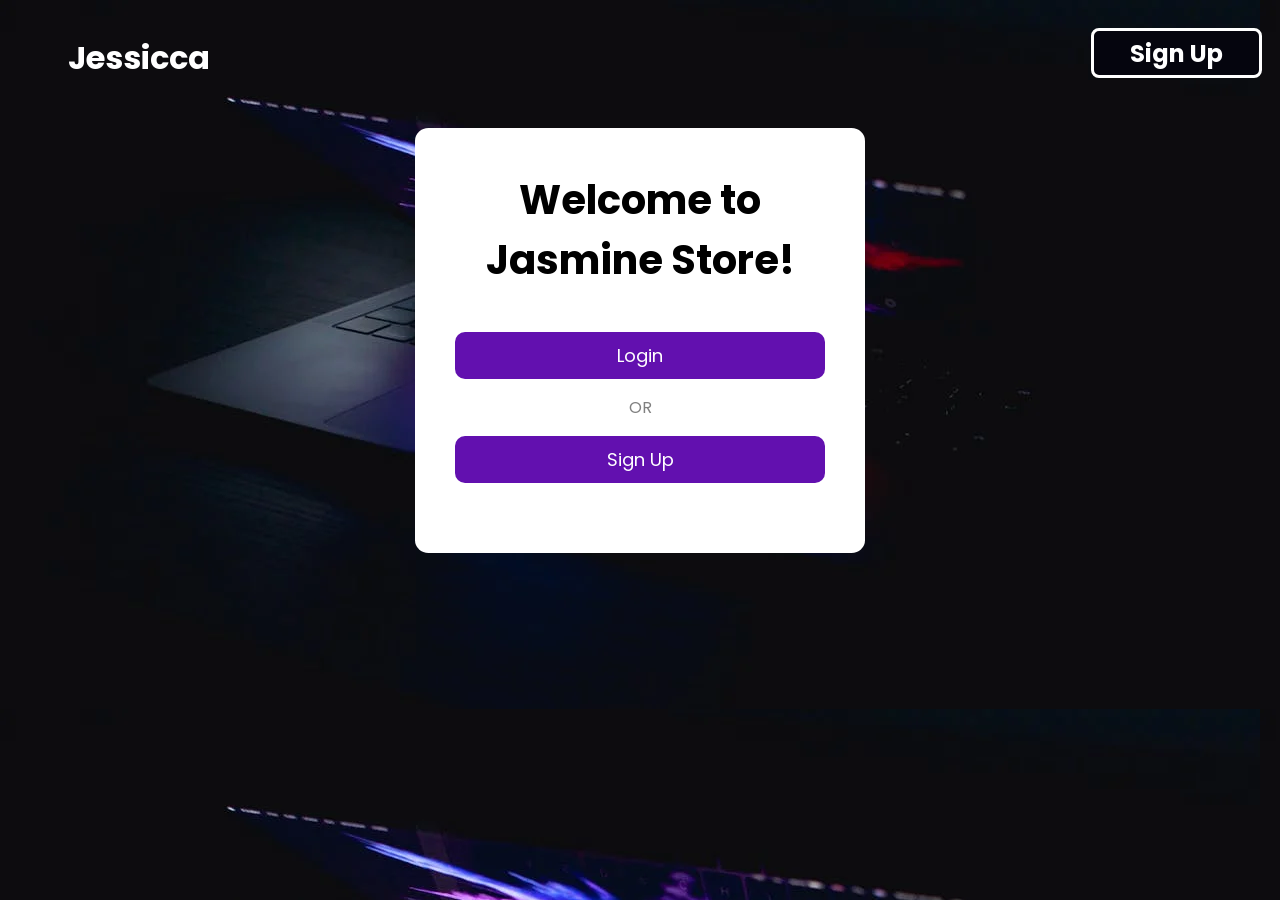
<file: Frontend/index.html>
<!DOCTYPE html>
<html lang="en">
  <head>
    <meta charset="UTF-8" />
    <meta name="viewport" content="width=device-width, initial-scale=1.0" />
    <title>Welcome to JS</title>
    <!-- Boxicon Icons -->
    <link
      href="https://unpkg.com/boxicons@2.1.4/css/boxicons.min.css"
      rel="stylesheet"
    />
    <link
      href="https://unpkg.com/boxicons@2.1.4/css/boxicons.min.css"
      rel="stylesheet"
    />
    <style>
      @import url("https://fonts.googleapis.com/css2?family=Poppins:ital,wght@0,100;0,200;0,300;0,400;0,500;0,600;0,700;0,800;0,900;1,100;1,200;1,300;1,400;1,500;1,600;1,700;1,800;1,900&display=swap");

      * {
        font-family: "Poppins", sans-serif;
      }

      body {
        background-image: url("wallpaper.webp");
      }

      .header {
        display: flex;
        /* height: 80px; */
        width: 100%;
        box-sizing: border-box;
        color: white;
        padding: 10px 10px;
      }

      .left,
      .right {
        width: 50%;
        box-sizing: border-box;
        display: flex;
        align-items: flex-start;
      }
      .left {
        justify-content: flex-start;
      }
      .right {
        justify-content: flex-end;
      }

      .left h1 {
        text-align: center;
        /* padding: 20px; */
        margin: 16px 50px;
      }

      /* NAVIGATOR BUTTON */
      .right button {
        background-color: #05050e;
        text-decoration: none;
        text-align: center;
        font-weight: bold;
        font-size: 24px;
        border: 3px solid white;
        border-radius: 8px;
        margin: 10px 0px;
        height: 50px;
        width: 171px;
        color: white;
        cursor: pointer;
      }

      .container {
        /* height: 700px; */
        padding: 20px;
      }

      .parentdiv {
        background-color: white;
        /* height: 520px; */
        width: 450px;
        margin: auto;
        border-radius: 3%;
      }
      .div1 {
        display: flex;
        justify-content: space-between;
        /* align-items: center; */
        margin: 0px;
        padding: 15px;
      }

      .div1 h1 {
        font-size: 40px;
        text-align: center;
      }

      .div2 p {
        color: grey;
        text-align: center;
        padding: 0px 10px;
      }
      /* .div3 {
        padding: 20px;
      } */
      .submit {
        font-size: 18px;
        background-color: rgb(98, 16, 175);
        color: white;
        text-align: center;
        width: 370px;
        padding: 10px;
        border: none;
        border-radius: 10px;
        margin: 0px 40px;
        cursor: pointer;
      }
    </style>
  </head>

  <body>
    <div class="header">
      <div class="left">
        <h1>Jessicca</h1>
      </div>
      <div class="right">
        <a href="./register/register.html">
          <button>Sign Up</button>
        </a>
      </div>
    </div>
    <div class="container">
      <div class="parentdiv">
        <div class="div1">
          <h1>Welcome to Jasmine Store!</h1>
        </div>
        <div class="div3">
          <!-- <a href="../login/index.html" class="submit">Continue</a> -->
          <a href="./login/index.html"><button class="submit">Login</button></a>
        </div>
        <div class="div2">
          <p>OR</p>
        </div>
        <div class="div3">
          <!-- <a href="../login/index.html" class="submit">Continue</a> -->
          <a href="./register/register.html"
            ><button class="submit" style="margin-bottom: 70px">
              Sign Up
            </button></a
          >
        </div>
      </div>
    </div>
  </body>
</html>
</file>
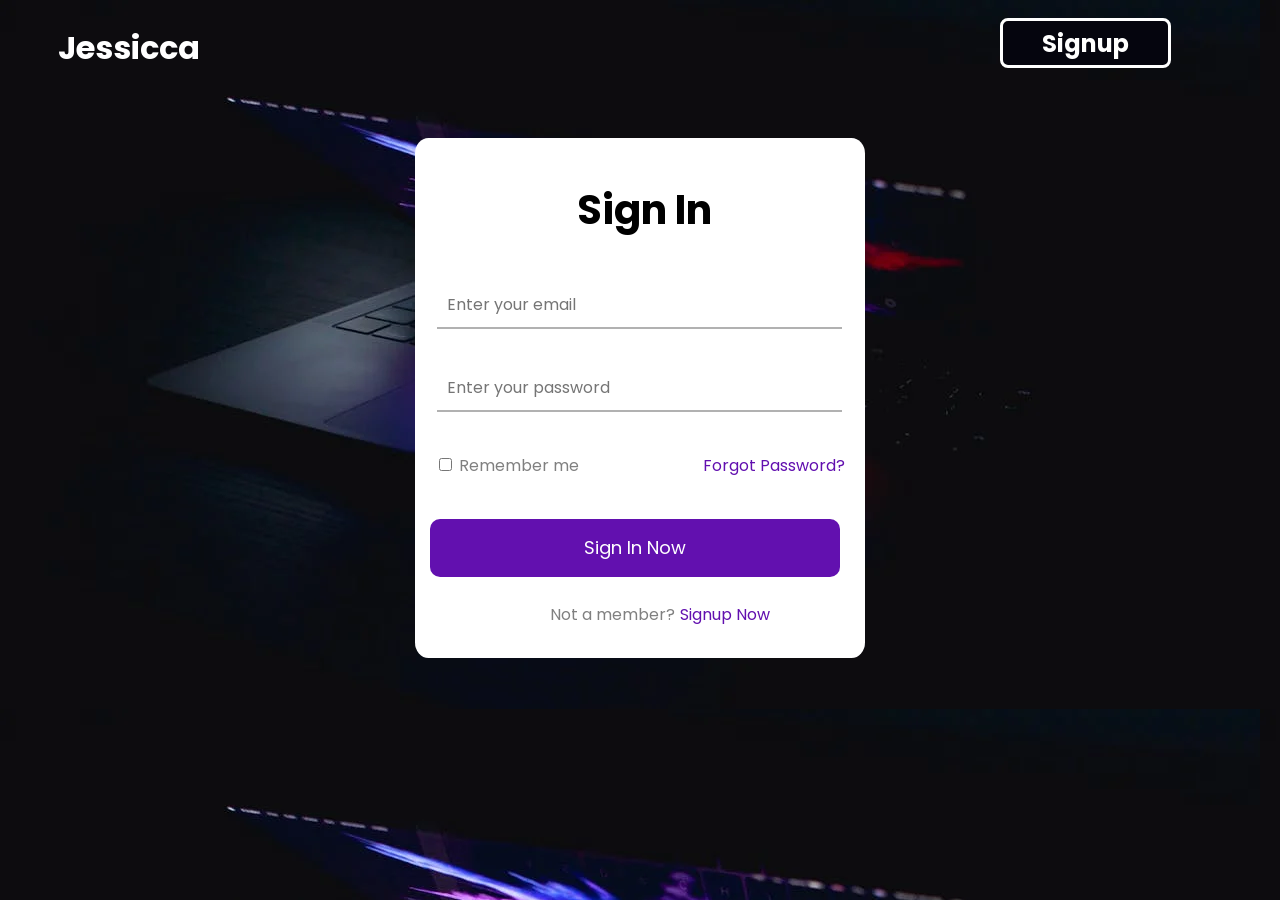
<file: Frontend/login/index.html>
<!DOCTYPE html>
<html lang="en">
  <head>
    <meta charset="UTF-8" />
    <meta name="viewport" content="width=device-width, initial-scale=1.0" />
    <title>Sign In Page</title>
    <!-- Boxicon Icons -->
    <link
      href="https://unpkg.com/boxicons@2.1.4/css/boxicons.min.css"
      rel="stylesheet"
    />
    <link
      href="https://unpkg.com/boxicons@2.1.4/css/boxicons.min.css"
      rel="stylesheet"
    />
    <link rel="stylesheet" href="./style.css" />
  </head>

  <body>
    <div class="header">
      <div class="left">
        <h1>Jessicca</h1>
      </div>
      <div class="right">
        <button>Signup</button>
      </div>
    </div>
    <div class="container">
      <div class="form-box">
        <form id="login">
          <span class="x">
            <h1>Sign In</h1>
          </span>

          <input
            class="input1"
            type="text"
            placeholder="Enter your email"
            id="email"
          />
          <br />

          <input
            class="input1"
            type="password"
            placeholder="Enter your password"
            id="password"
          />
          <br />
          <p>
            <input type="checkbox" value="Remember me" id="check" />
            <label for="check">Remember me</label> <span>Forgot Password?</span>
          </p>
          <br />
          <button class="submit">Sign In Now</button>
          <p class="signup">Not a member?<span>Signup Now</span></p>
        </form>
      </div>
    </div>
    <script src="./login.js"></script>
  </body>
</html>
</file>
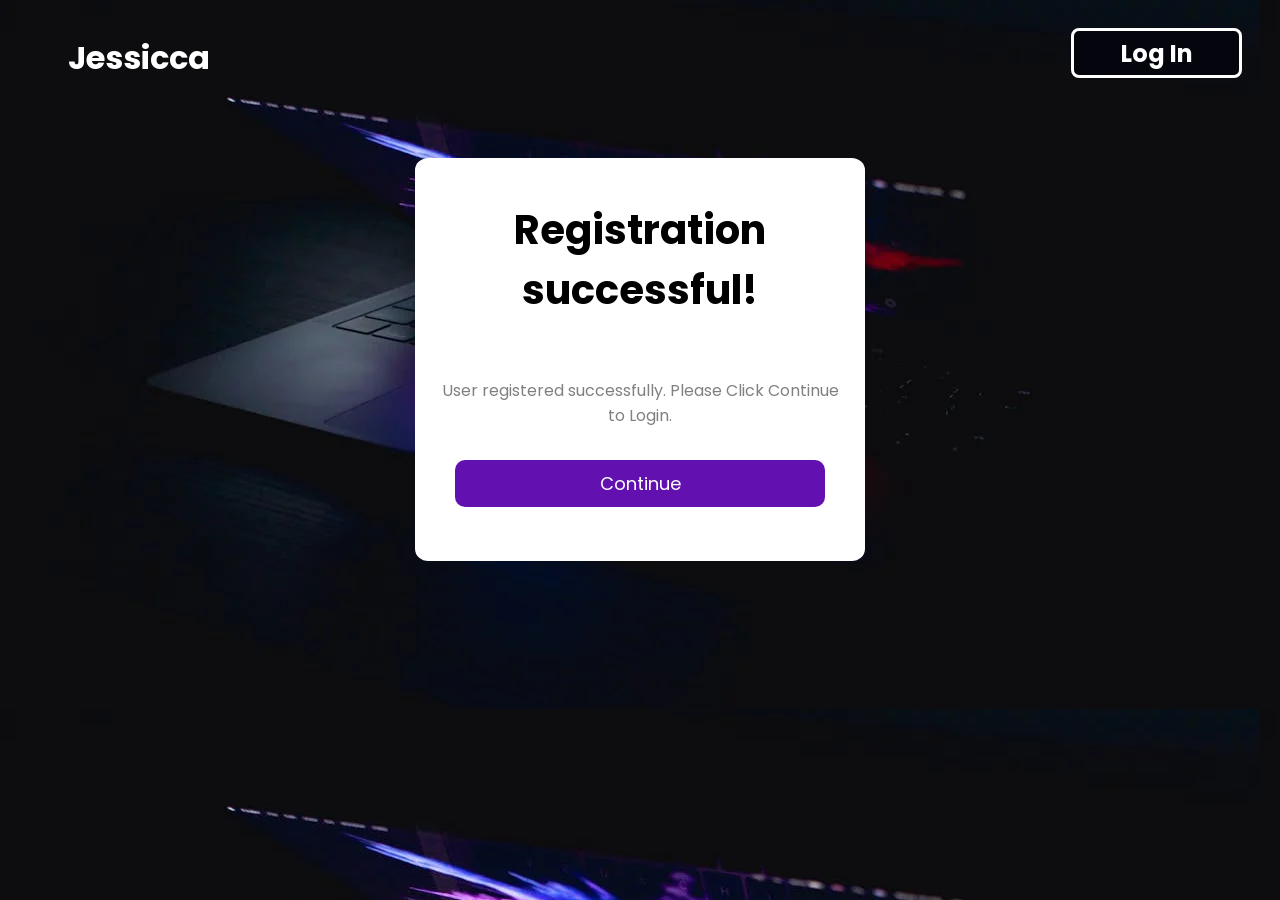
<file: Frontend/register/continue.html>
<!DOCTYPE html>
<html lang="en">
  <head>
    <meta charset="UTF-8" />
    <meta name="viewport" content="width=device-width, initial-scale=1.0" />
    <title>Signup Success</title>
    <!-- Boxicon Icons -->
    <link
      href="https://unpkg.com/boxicons@2.1.4/css/boxicons.min.css"
      rel="stylesheet"
    />
    <link
      href="https://unpkg.com/boxicons@2.1.4/css/boxicons.min.css"
      rel="stylesheet"
    />
    <style>
      @import url("https://fonts.googleapis.com/css2?family=Poppins:ital,wght@0,100;0,200;0,300;0,400;0,500;0,600;0,700;0,800;0,900;1,100;1,200;1,300;1,400;1,500;1,600;1,700;1,800;1,900&display=swap");

      * {
        font-family: "Poppins", sans-serif;
      }

      body {
        background-image: url("wallpaper.webp");
      }

      .header {
        display: flex;
        /* height: 80px; */
        width: 100%;
        box-sizing: border-box;
        color: white;
        padding: 10px 10px;
      }

      .left,
      .right {
        width: 50%;
        box-sizing: border-box;
        display: flex;
        align-items: flex-start;
      }
      .left {
        justify-content: flex-start;
      }
      .right {
        justify-content: flex-end;
      }

      .left h1 {
        text-align: center;
        /* padding: 20px; */
        margin: 16px 50px;
      }

      /* NAVIGATOR BUTTON */
      .right button {
        background-color: #05050e;
        text-decoration: none;
        text-align: center;
        font-weight: bold;
        font-size: 24px;
        border: 3px solid white;
        border-radius: 8px;
        margin: 10px 20px;
        height: 50px;
        width: 171px;
        color: white;
        cursor: pointer;
      }

      .container {
        /* height: 700px; */
        padding: 50px;
      }

      .parentdiv {
        background-color: white;
        /* height: 520px; */
        width: 450px;
        margin: auto;
        border-radius: 3%;
      }
      .div1 {
        display: flex;
        justify-content: space-between;
        /* align-items: center; */
        margin: 0px;
        padding: 15px;
      }

      .div1 h1 {
        font-size: 40px;
        text-align: center;
      }

      .div2 p {
        color: grey;
        text-align: center;
        padding: 0px 26px;
      }
      /* .div3 {
        padding: 20px;
      } */
      .submit {
        font-size: 18px;
        background-color: rgb(98, 16, 175);
        color: white;
        text-align: center;
        width: 370px;
        padding: 10px;
        border: none;
        border-radius: 10px;
        margin: 16px 40px 54px 40px;
        cursor: pointer;
      }
    </style>
  </head>

  <body>
    <div class="header">
      <div class="left">
        <h1>Jessicca</h1>
      </div>
      <div class="right">
        <a href="../login/index.html">
          <button>Log In</button>
        </a>
      </div>
    </div>
    <div class="container">
      <div class="parentdiv">
        <div class="div1">
          <h1>Registration successful!</h1>
        </div>
        <div class="div2">
          <p>User registered successfully. Please Click Continue to Login.</p>
        </div>
        <div class="div3">
          <!-- <a href="../login/index.html" class="submit">Continue</a> -->
          <a href="../login/index.html"
            ><button class="submit">Continue</button></a
          >
        </div>
      </div>
    </div>
  </body>
</html>
</file>
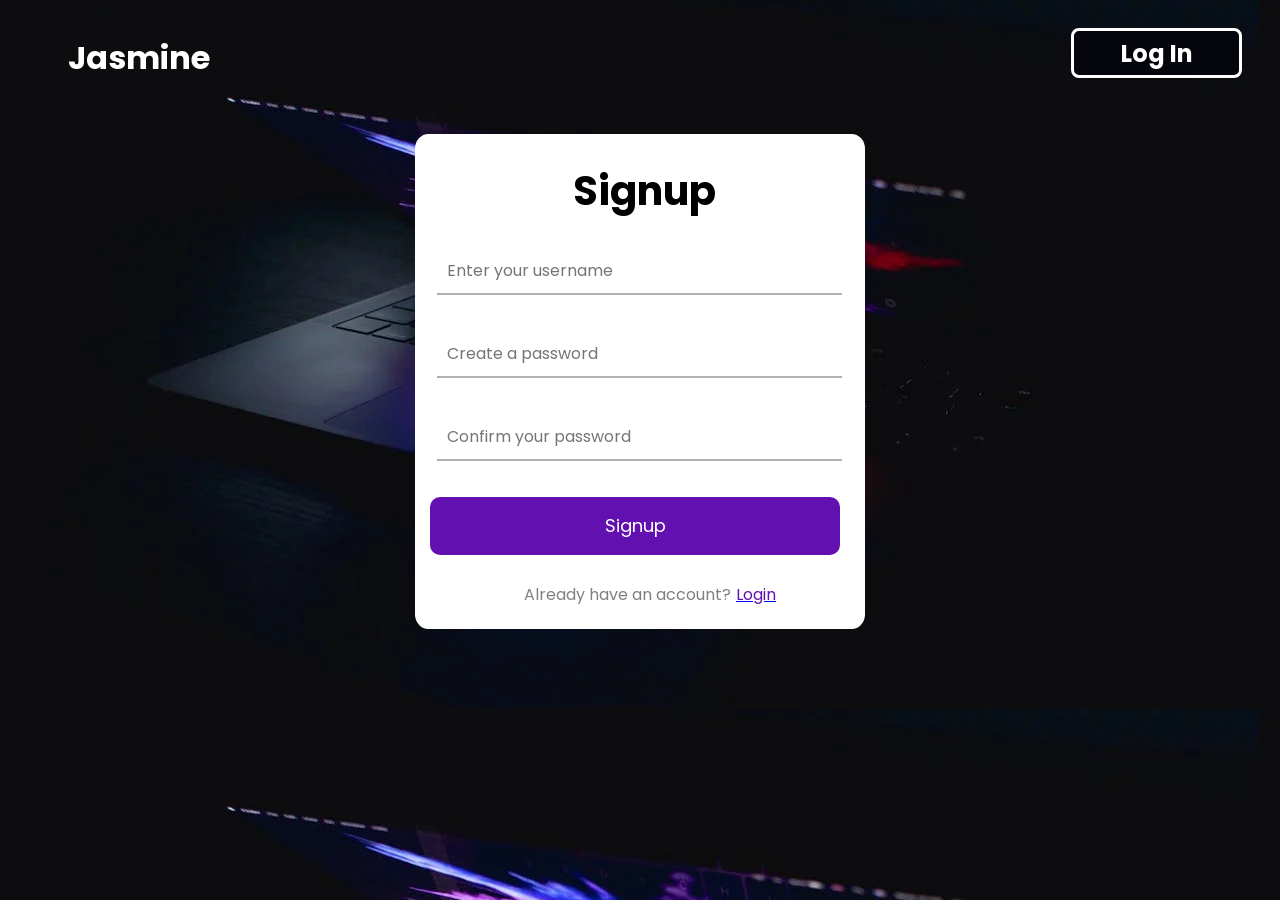
<file: Frontend/register/register.html>
<!DOCTYPE html>
<html lang="en">
  <head>
    <meta charset="UTF-8" />
    <meta name="viewport" content="width=device-width, initial-scale=1.0" />
    <title>Register Page</title>
    <!-- Boxicon Icons -->
    <link
      href="https://unpkg.com/boxicons@2.1.4/css/boxicons.min.css"
      rel="stylesheet"
    />
    <link
      href="https://unpkg.com/boxicons@2.1.4/css/boxicons.min.css"
      rel="stylesheet"
    />
    <link rel="stylesheet" href="./style.css" />
  </head>

  <body>
    <div class="header">
      <div class="left">
        <h1>Jasmine</h1>
      </div>
      <div class="right">
        <a href="../login/index.html"><button>Log In</button></a>
      </div>
    </div>
    <div class="container">
      <div class="form-box">
        <form id="registerForm">
          <span class="x">
            <h1>Signup</h1>
          </span>

          <input
            class="input1"
            type="text"
            placeholder="Enter your username"
            id="email"
          />
          <br />

          <input
            class="input1"
            type="password"
            placeholder="Create a password"
            id="password"
          />
          <br />
          <input
            class="input1"
            type="password"
            placeholder="Confirm your password"
            id="confirmPassword"
          />
          <br />
          <button class="submit">Signup</button>
          <p class="signup">
            Already have an account?<a href="../login/index.html"
              ><span>Login</span></a
            >
          </p>
        </form>
      </div>
    </div>
    <script src="./register.js"></script>
  </body>
</html>
</file>
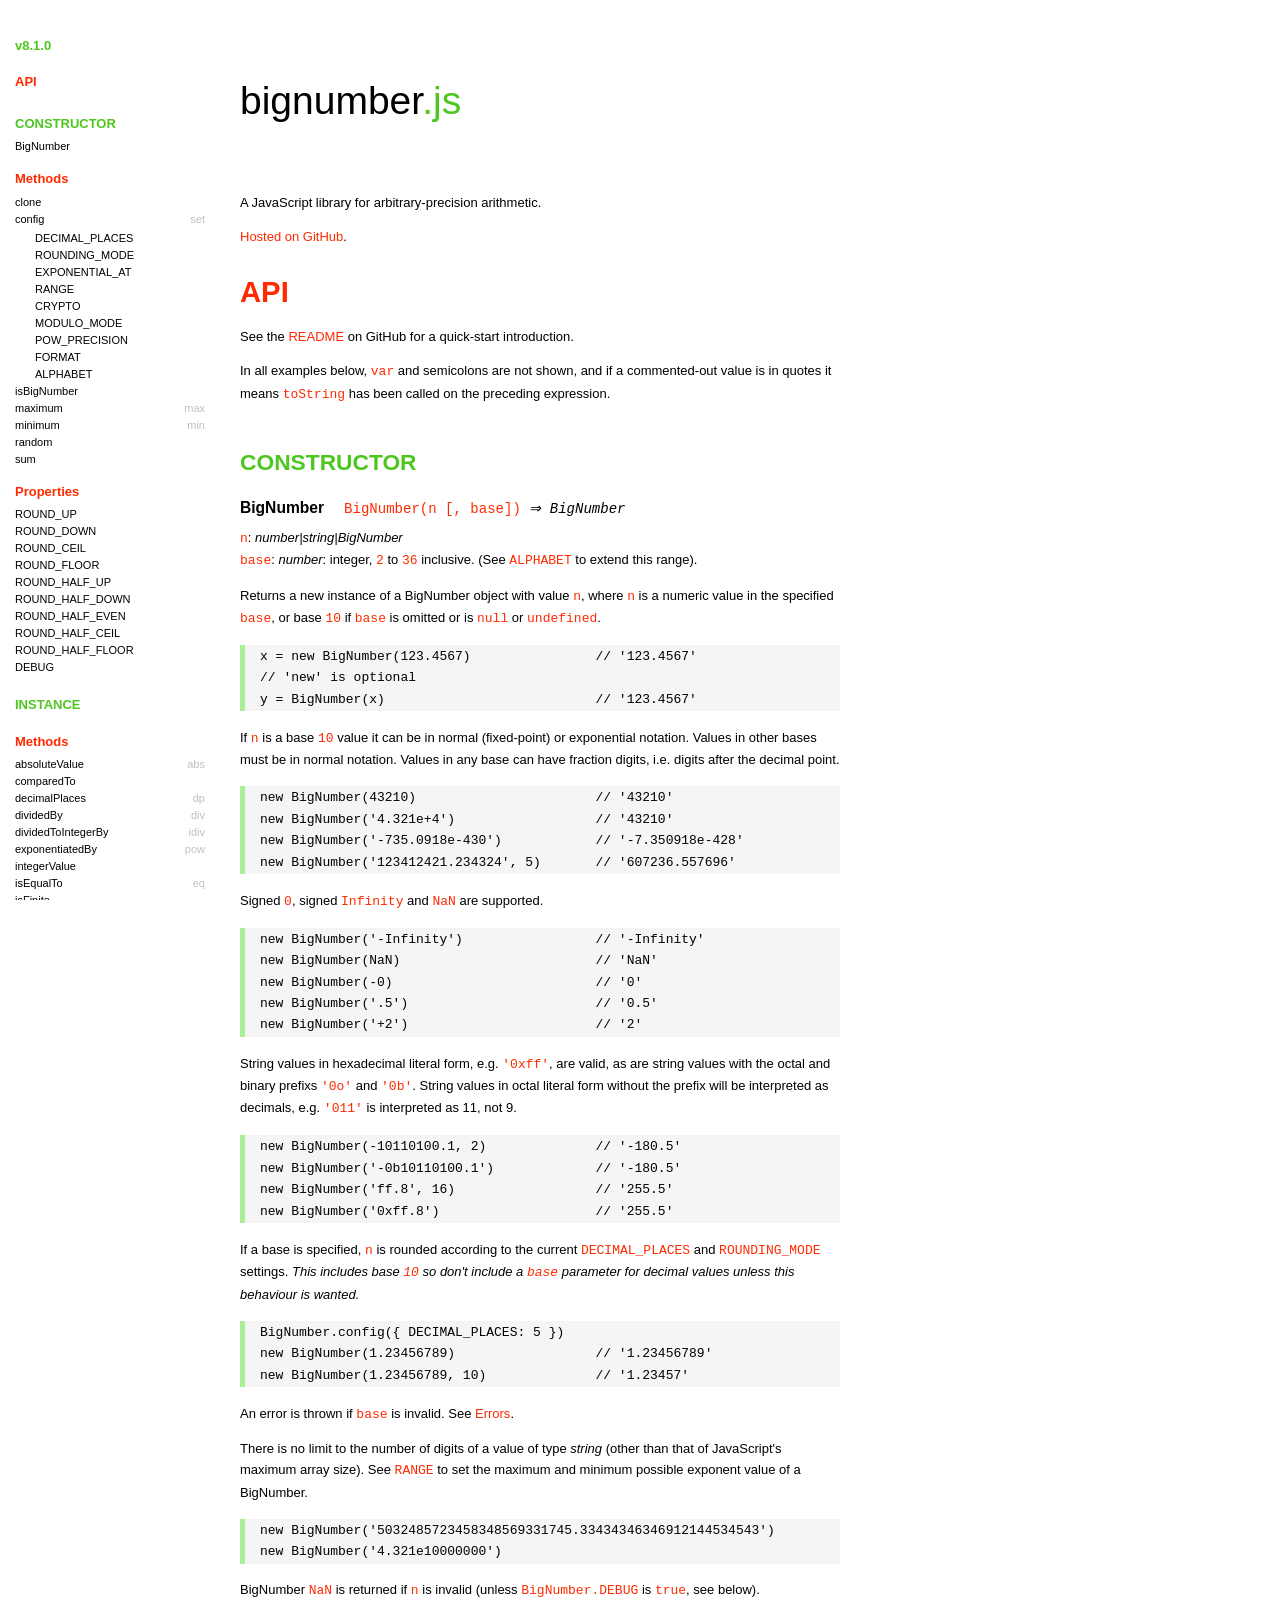
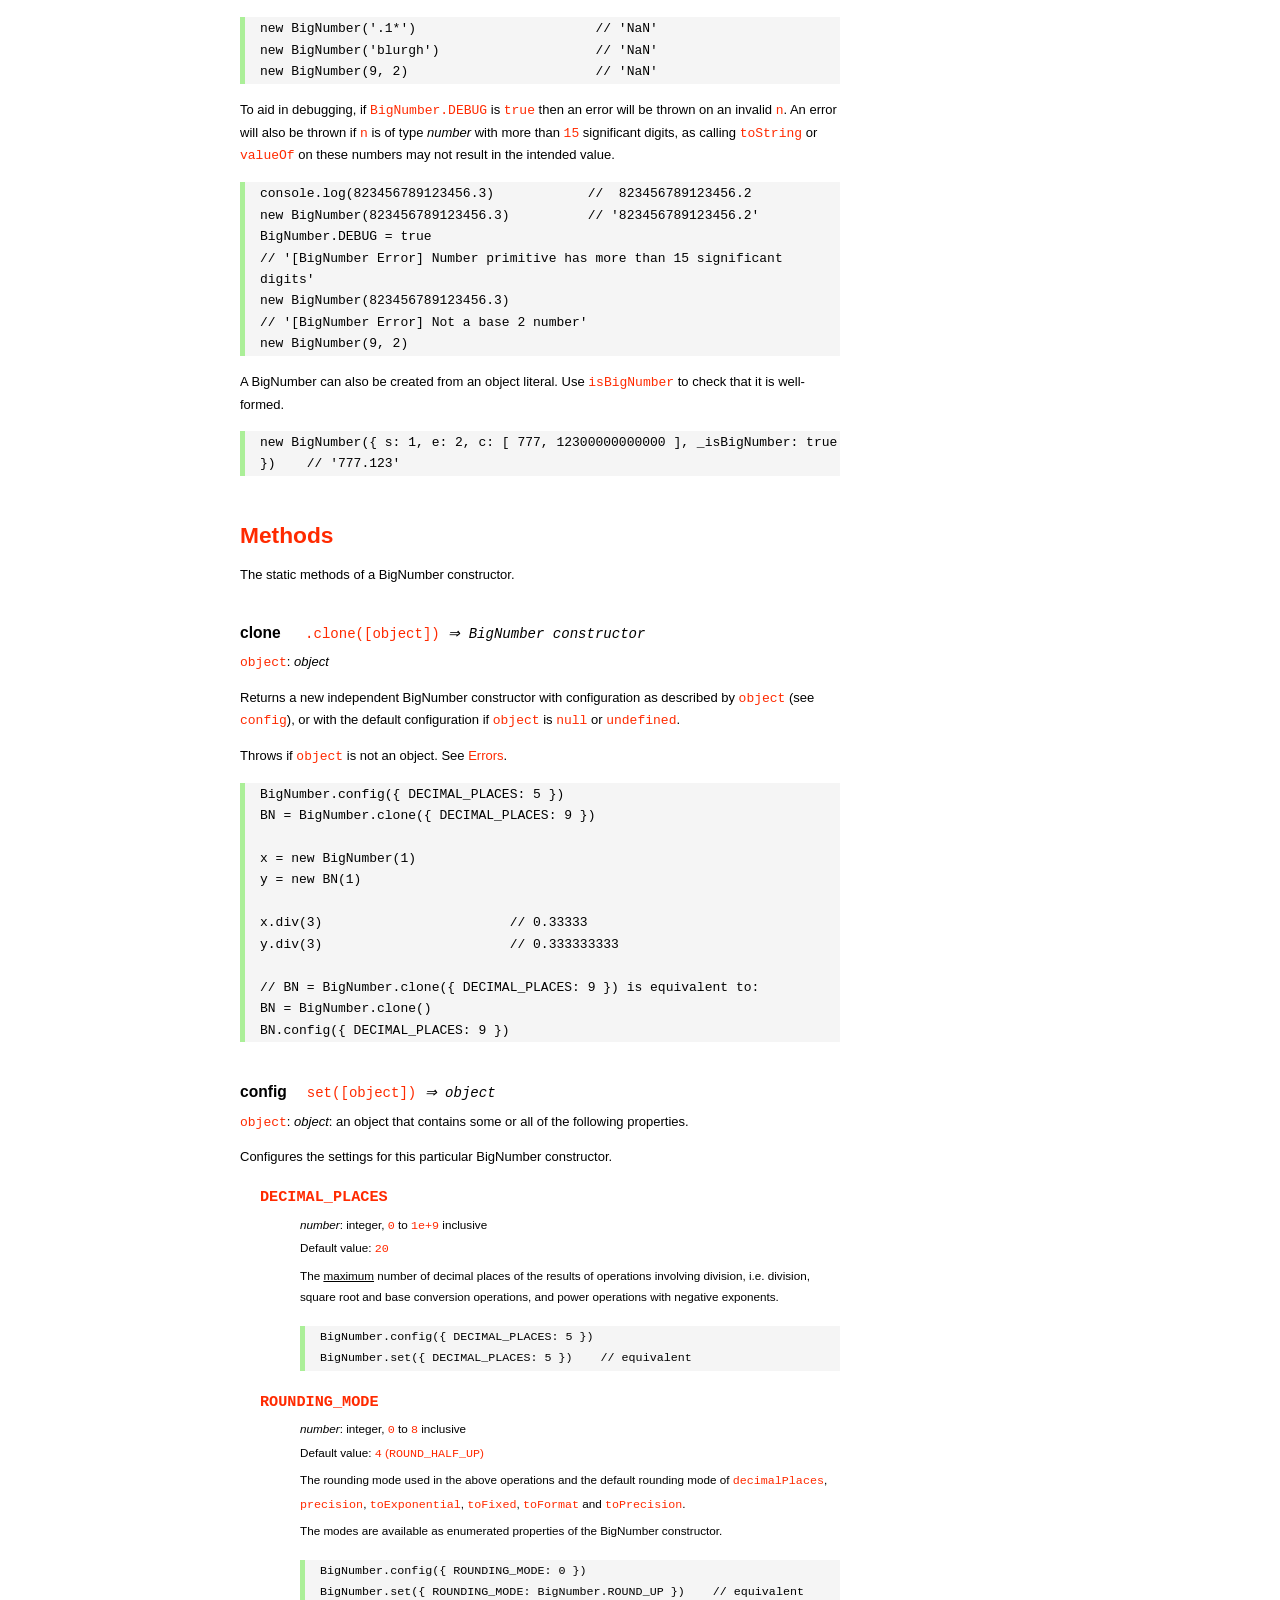
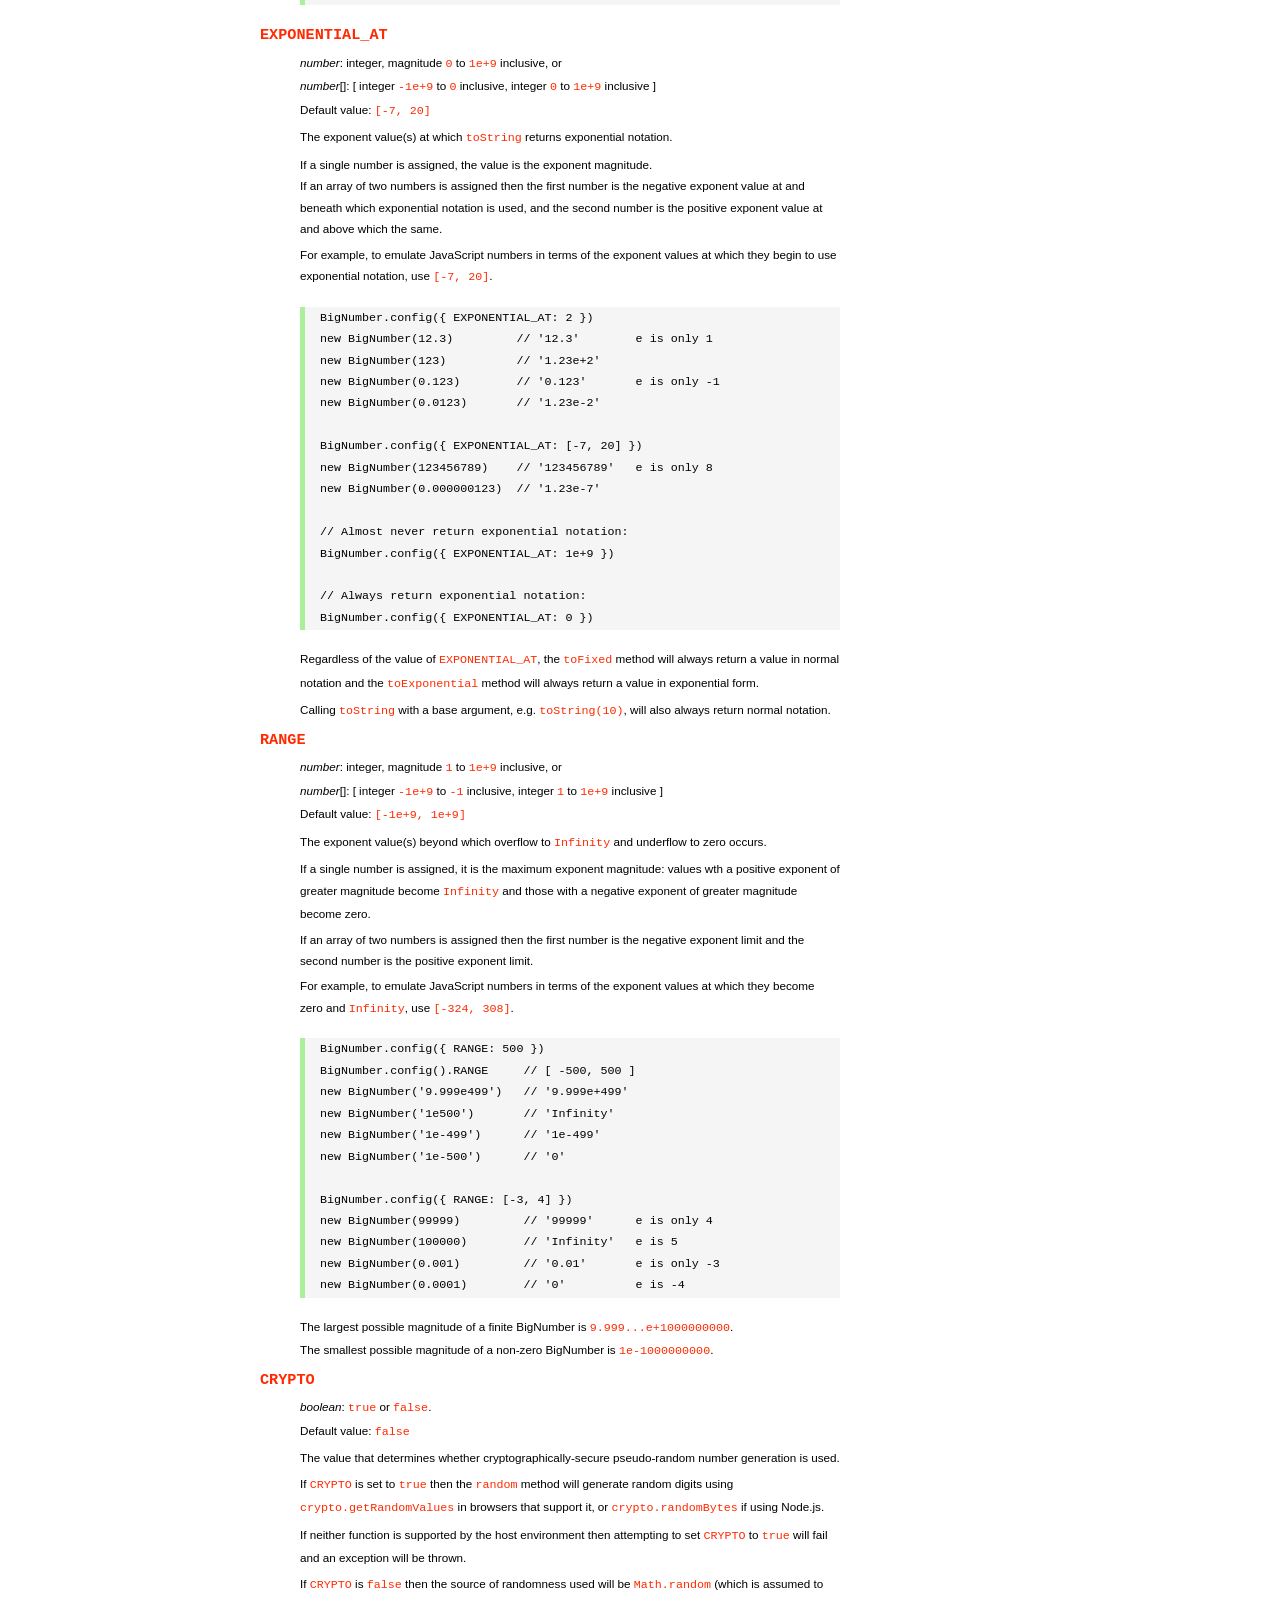
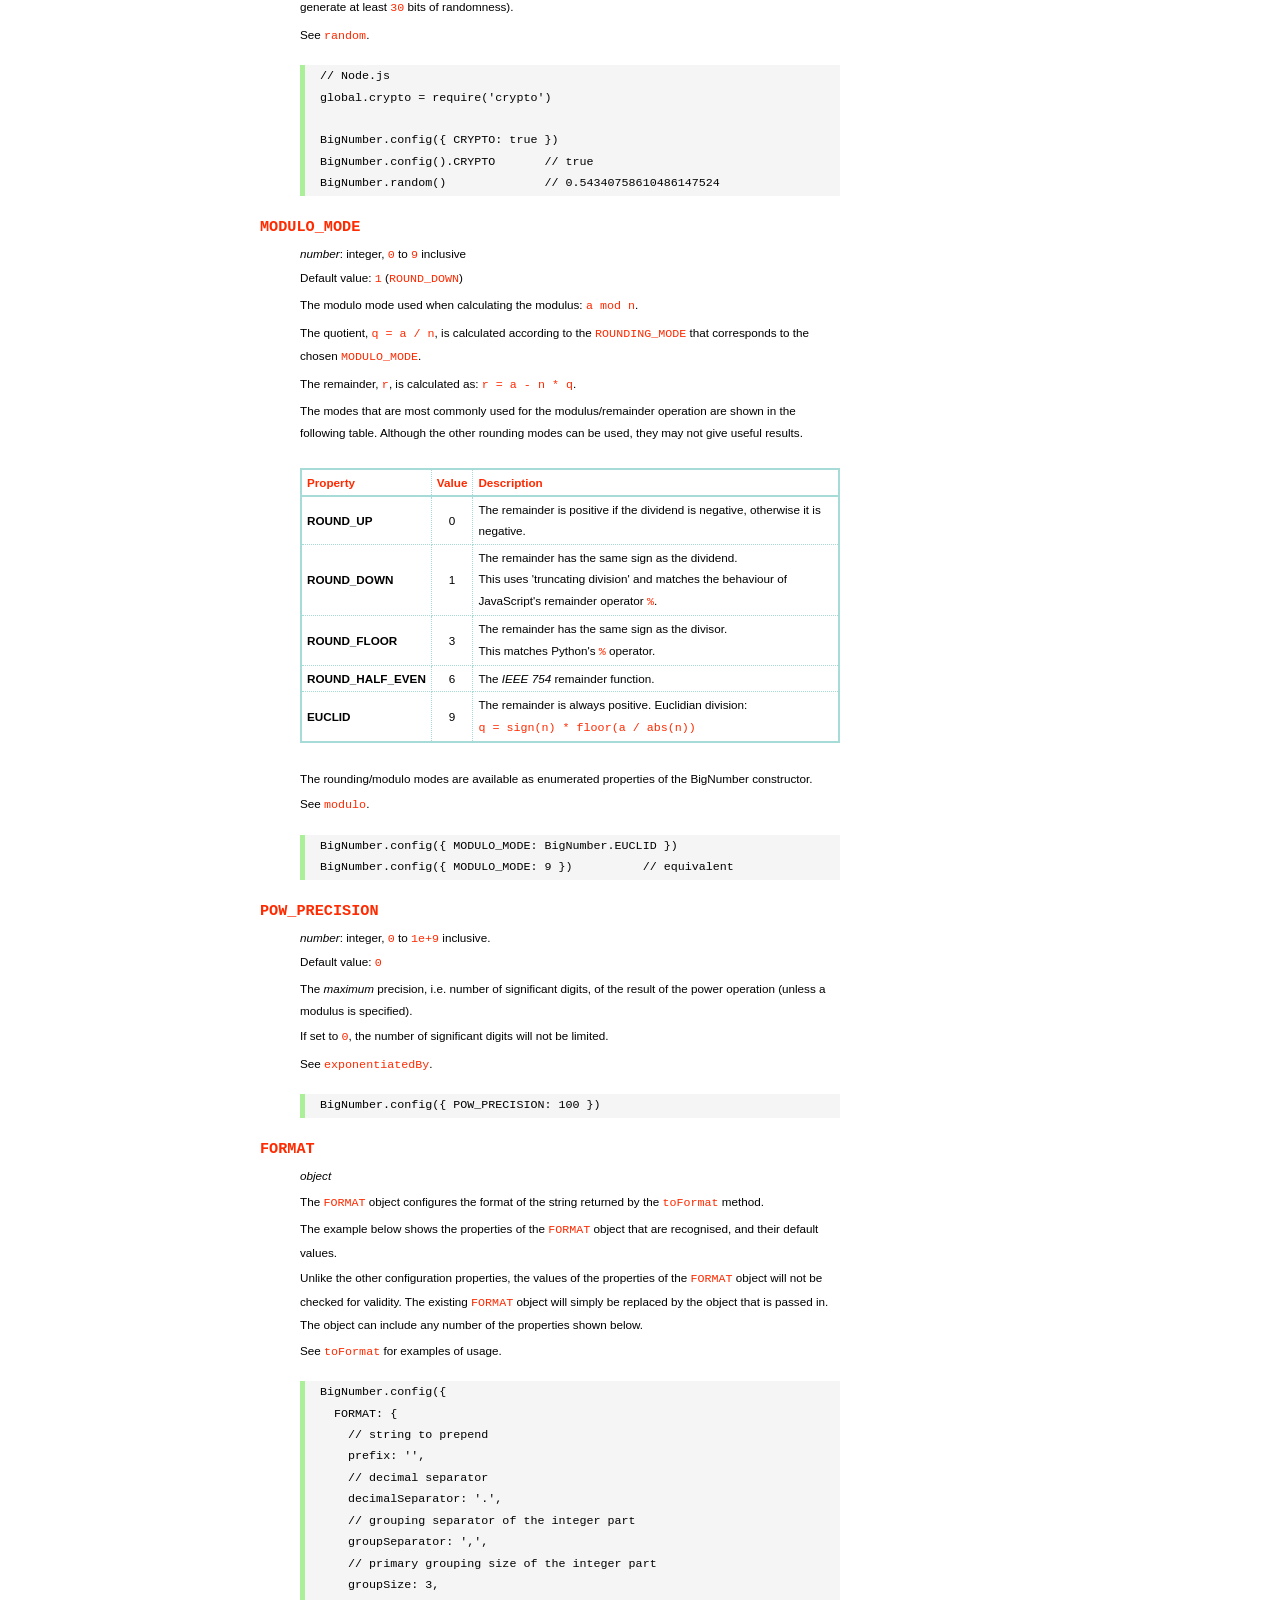
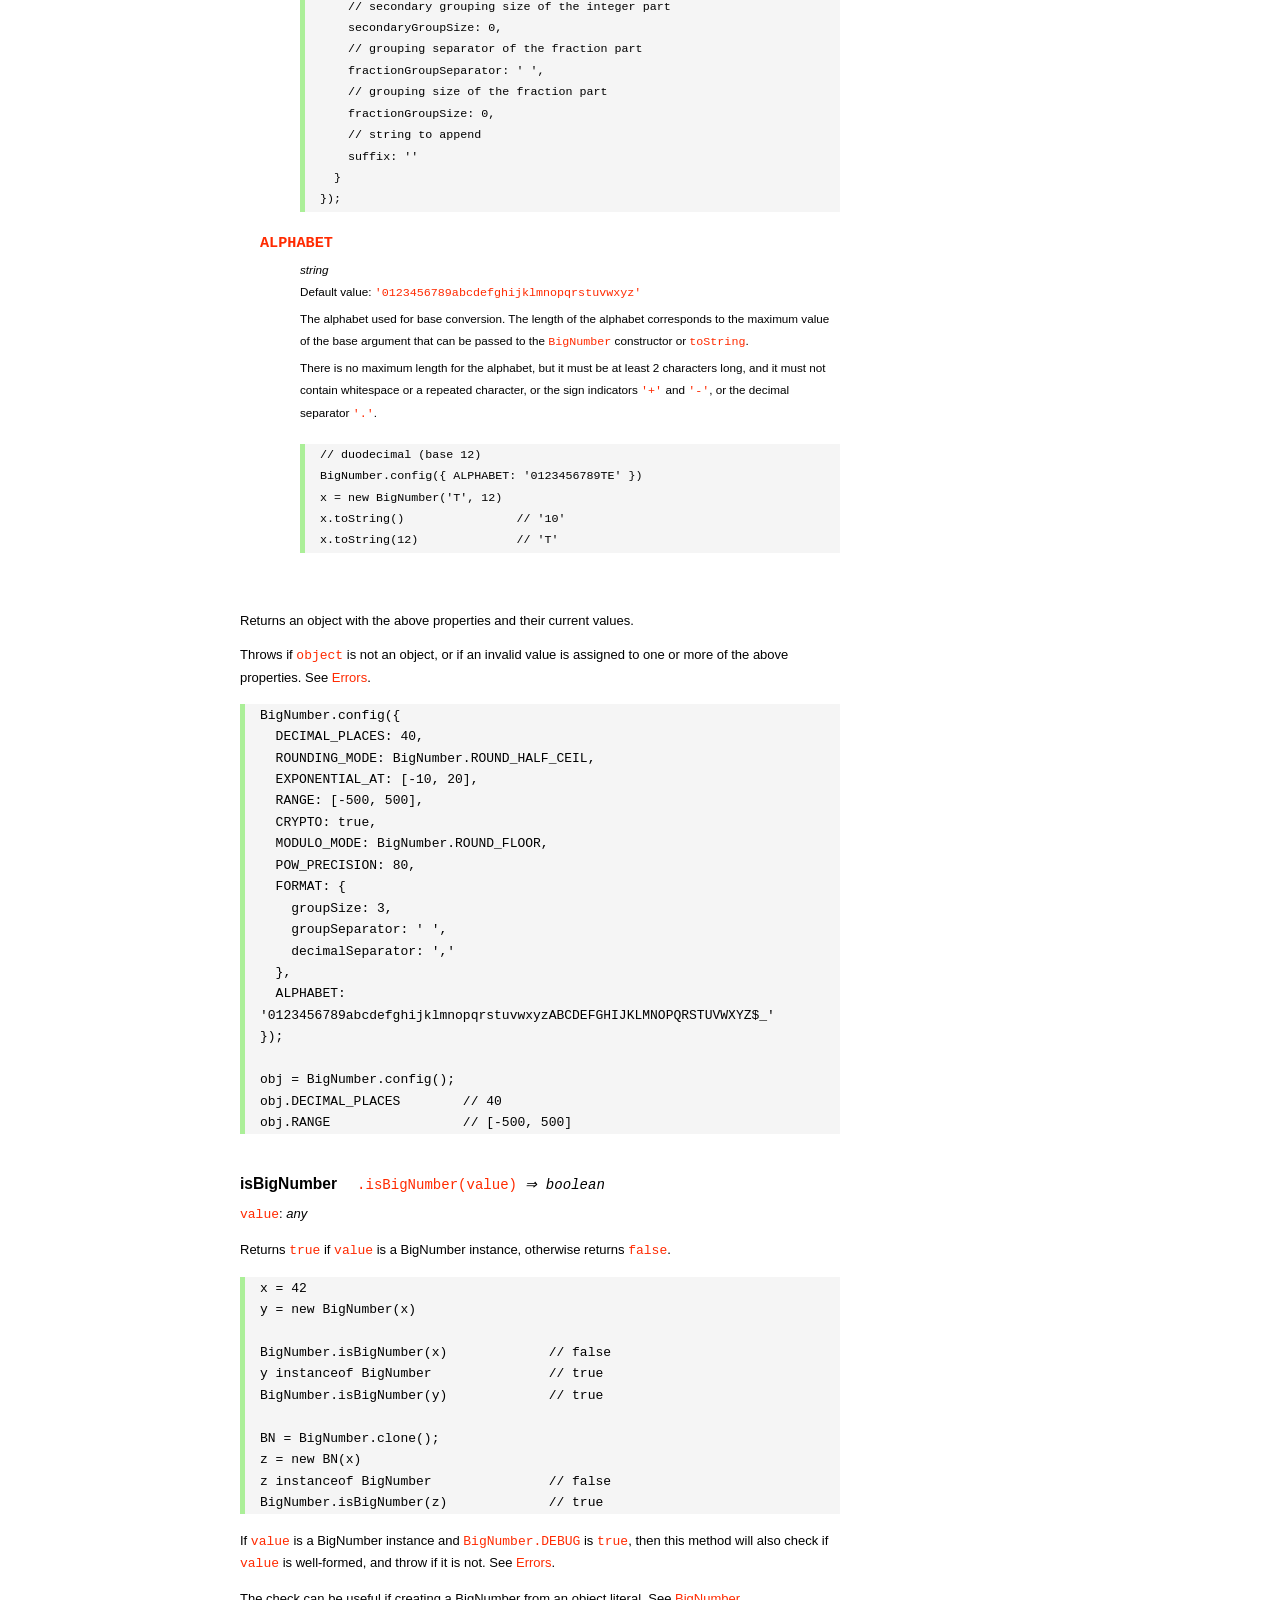
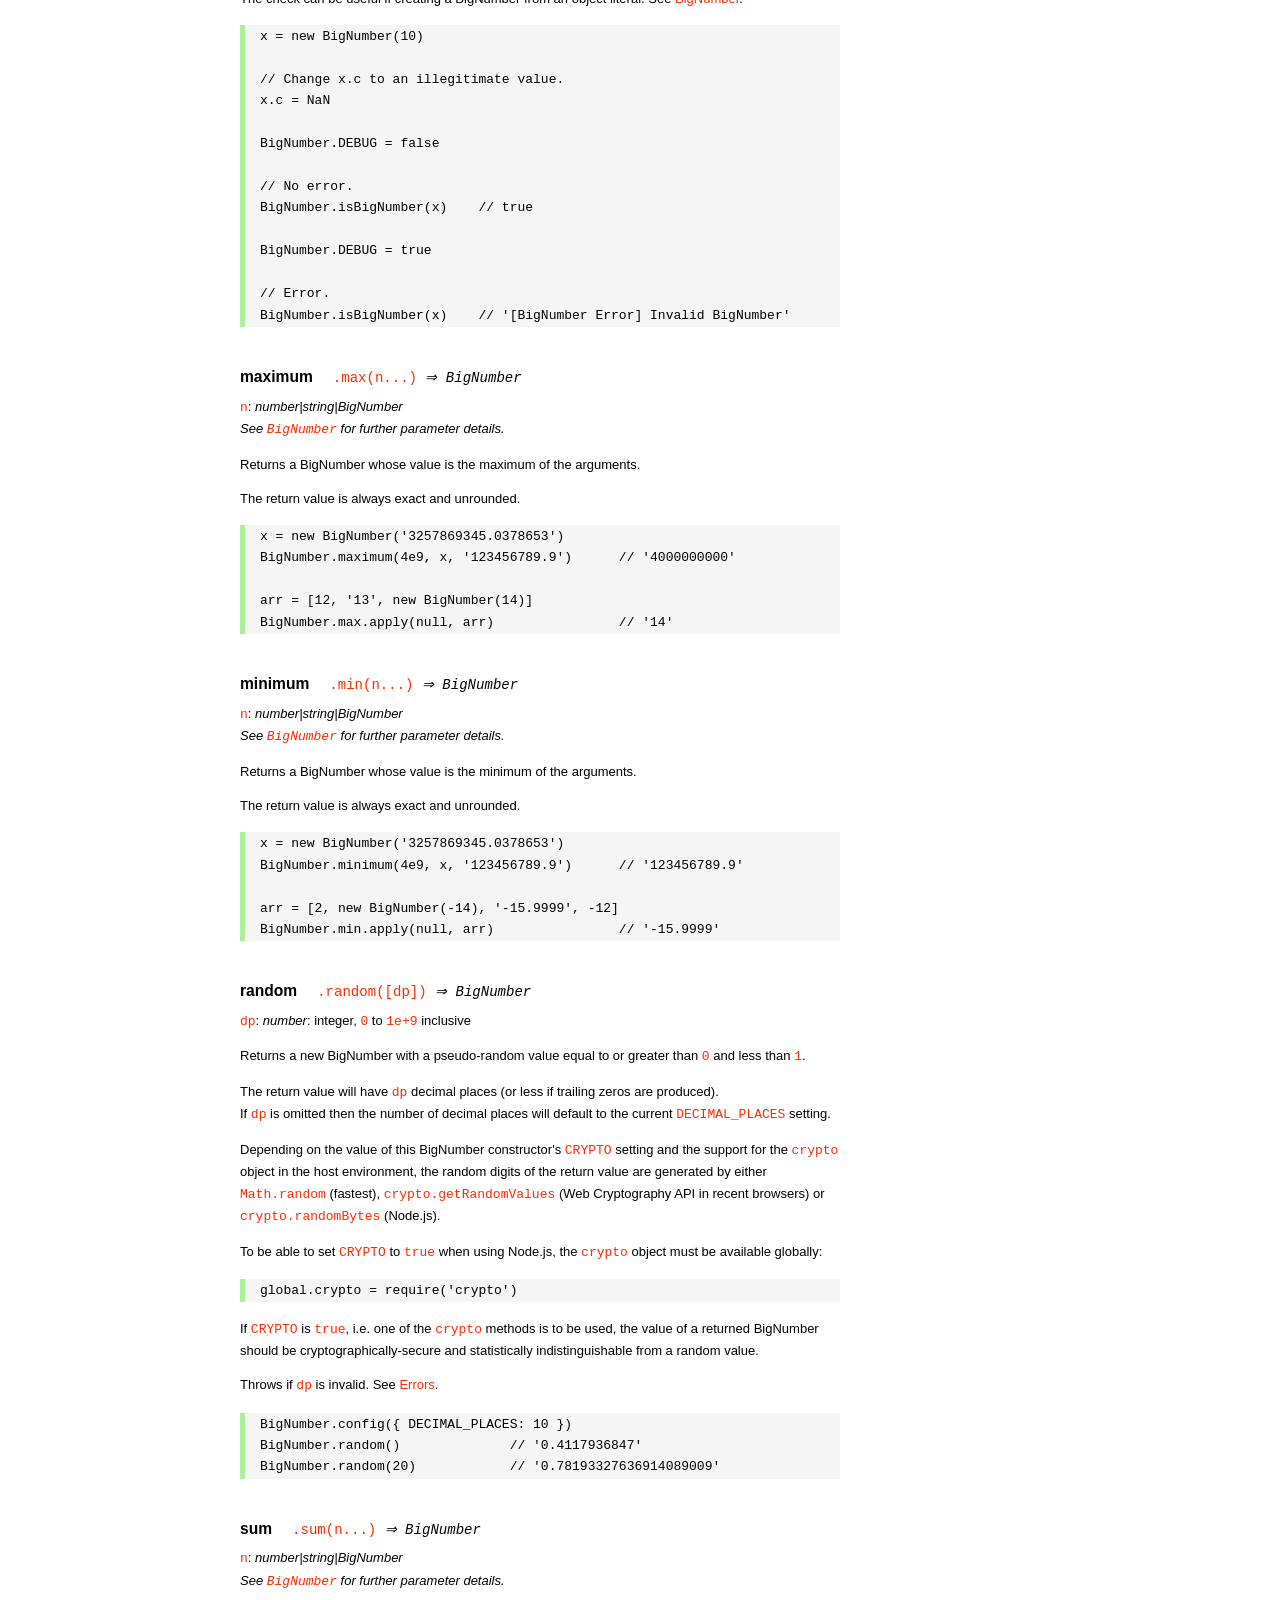
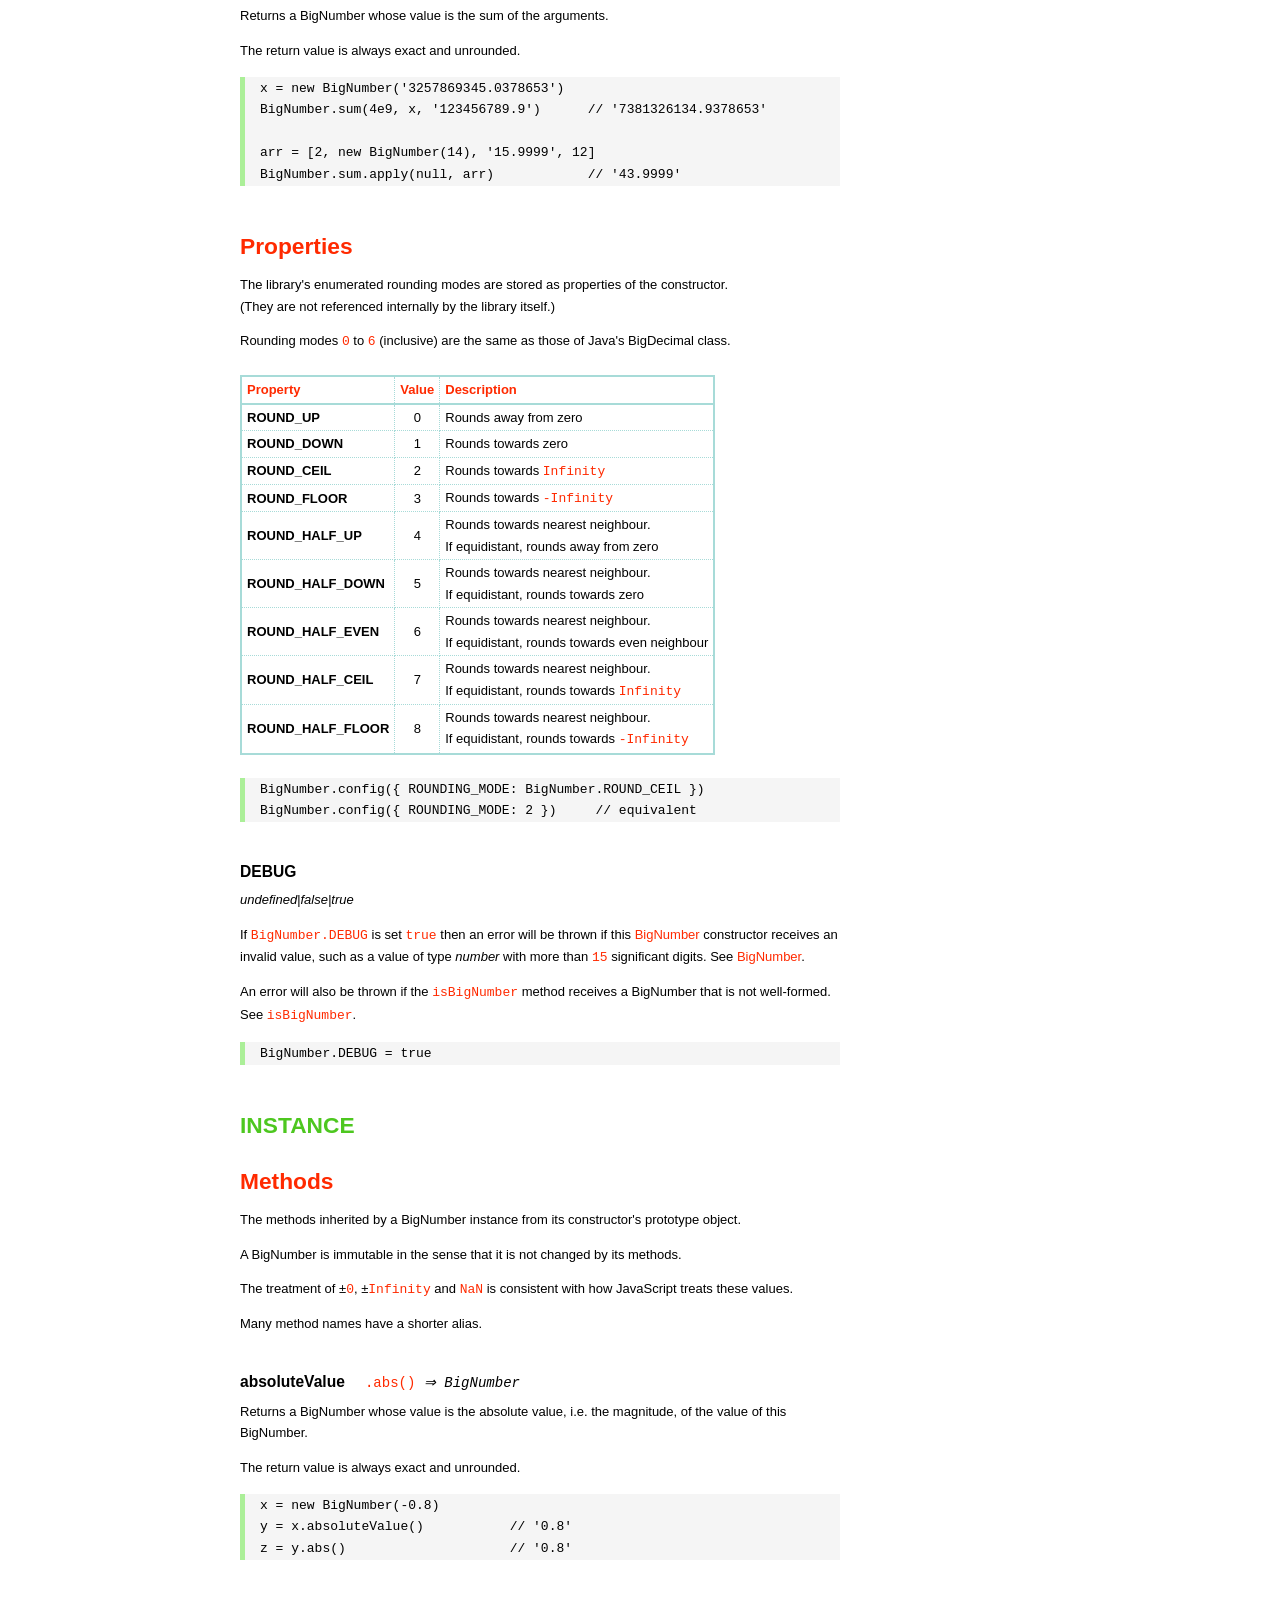
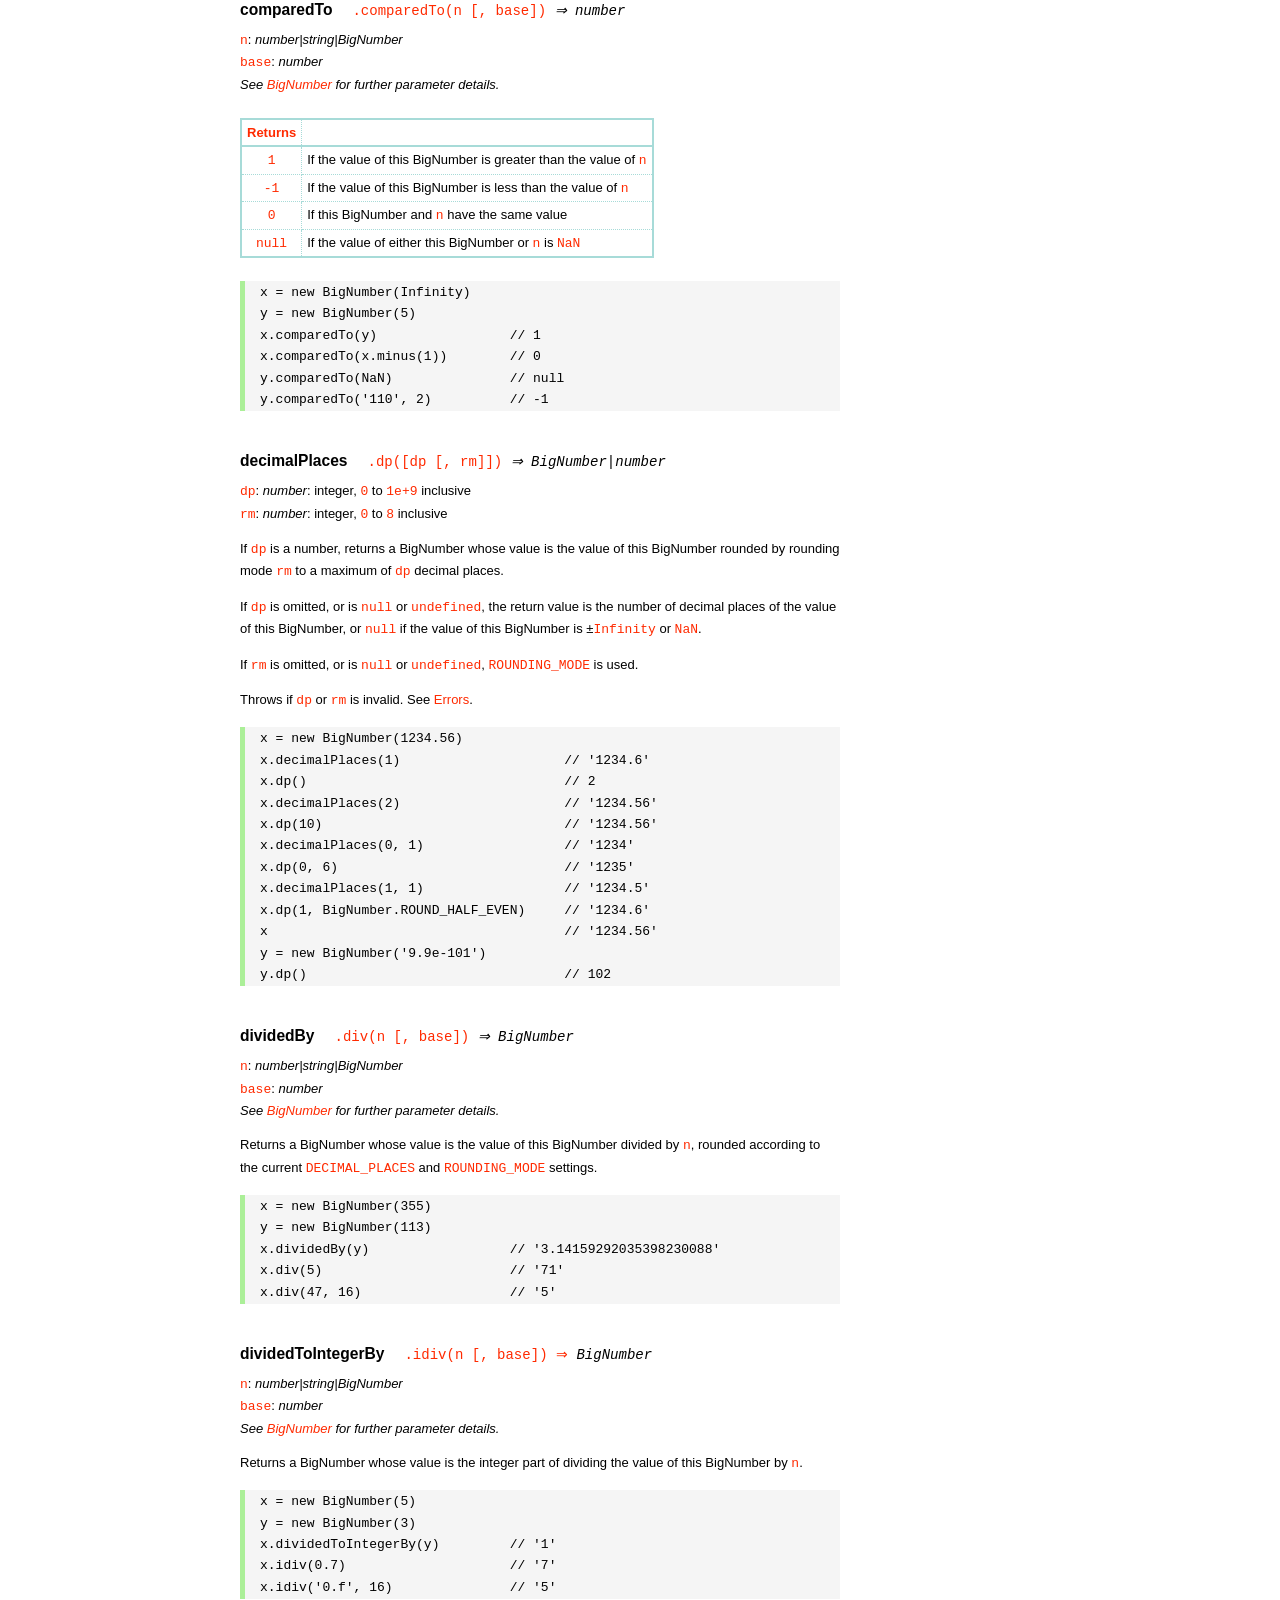
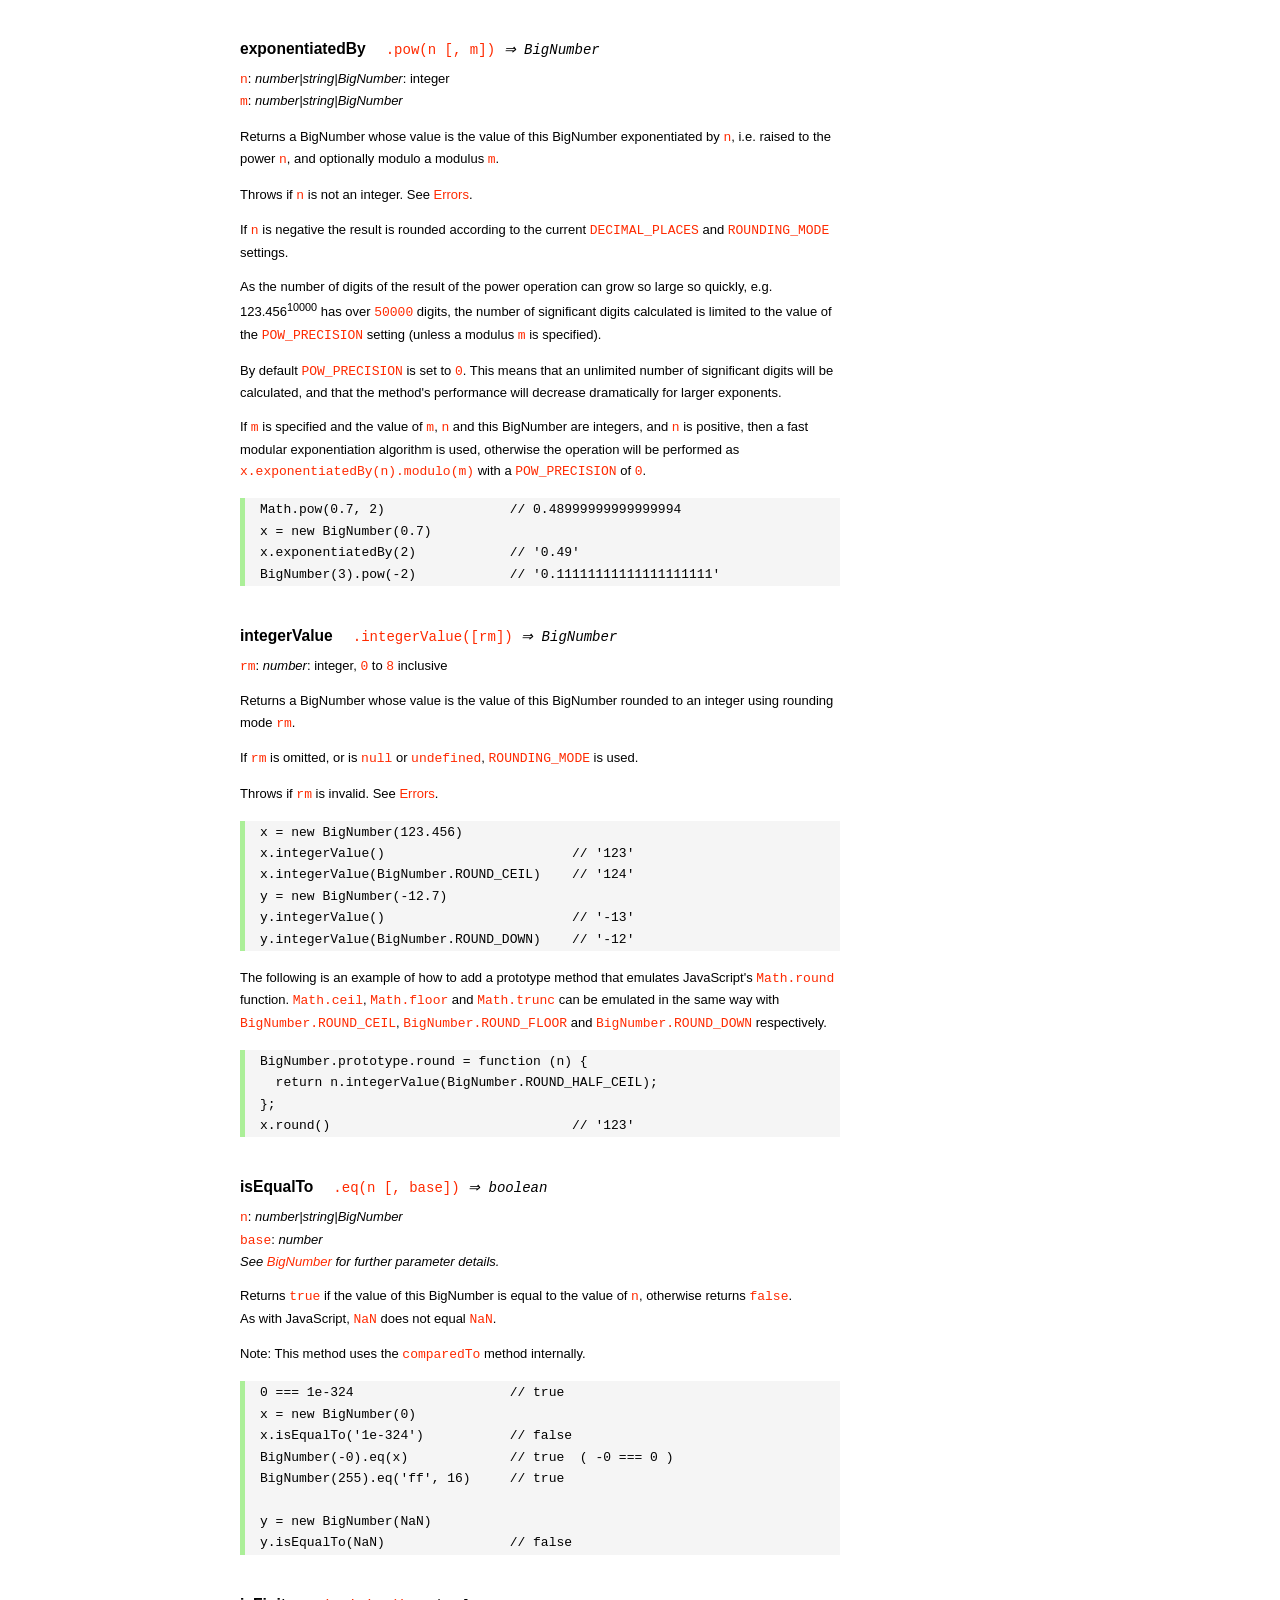
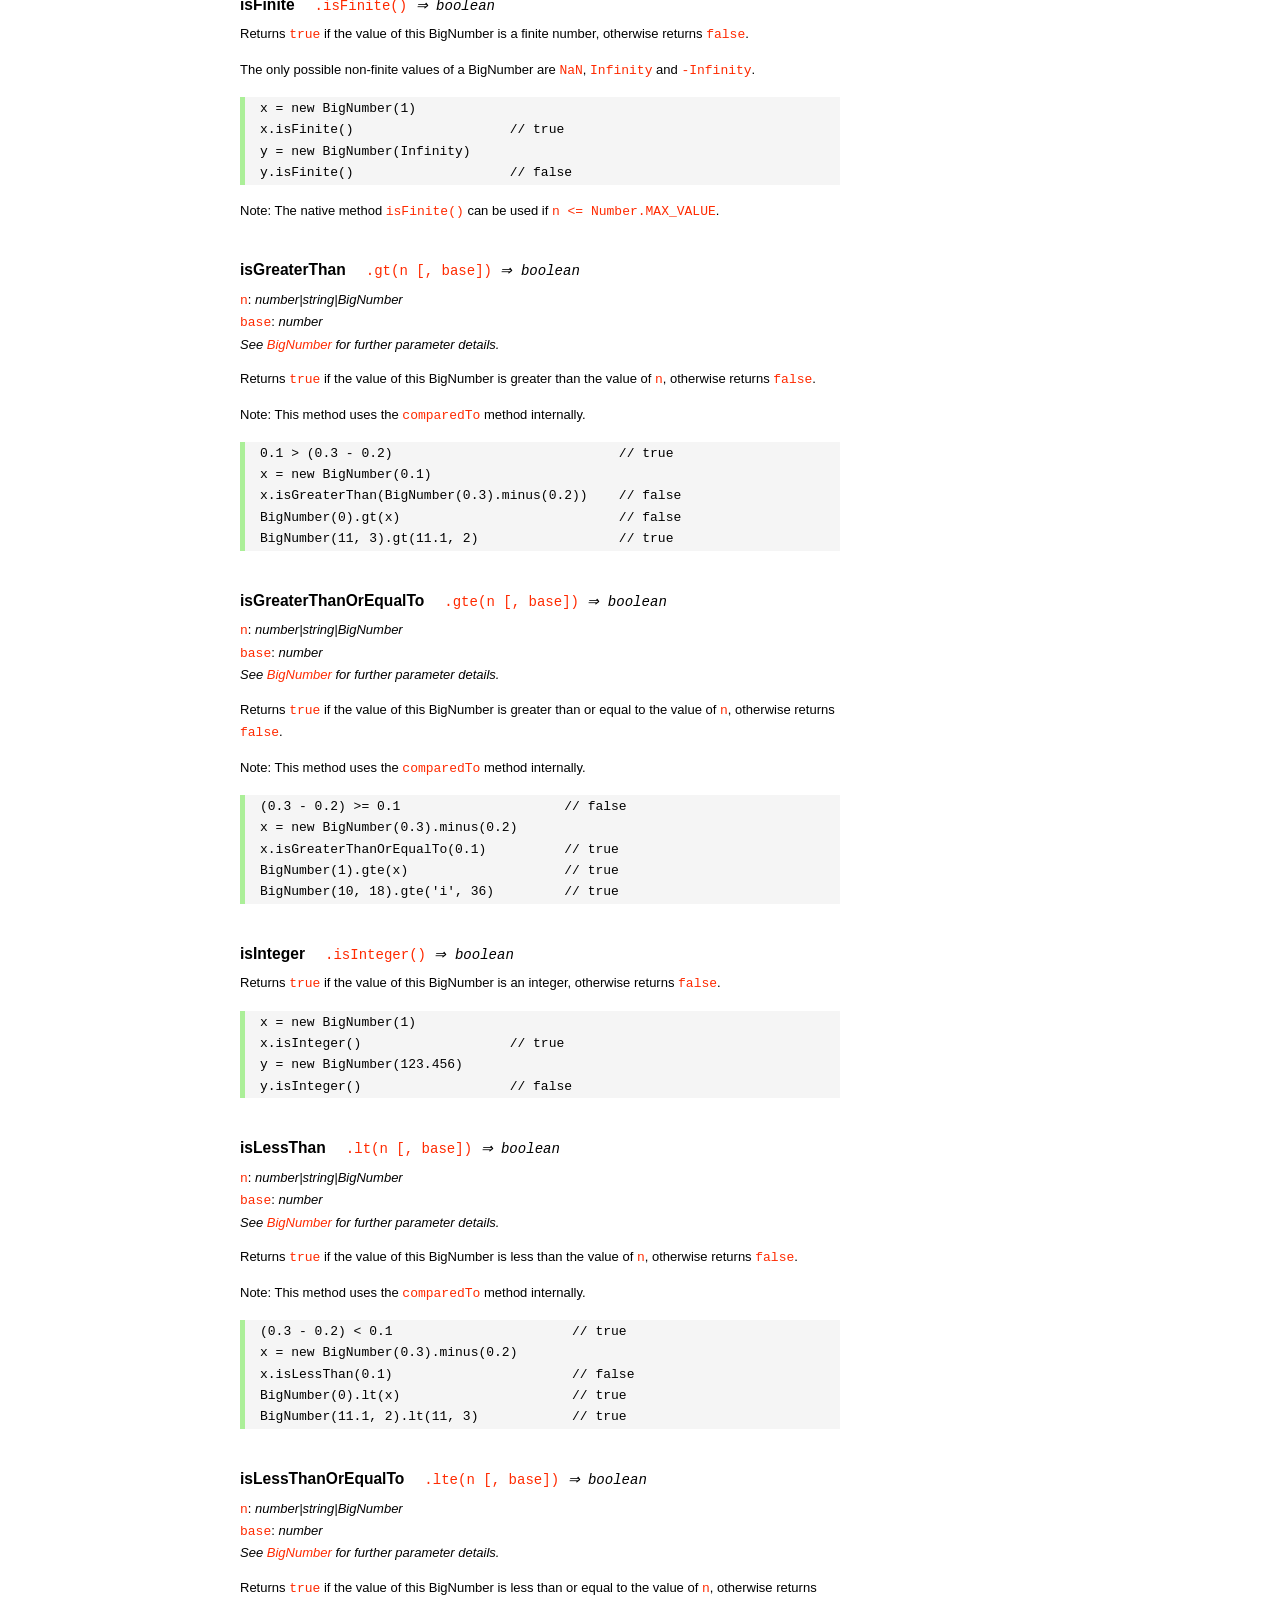
<file: Backend/node_modules/bignumber.js/doc/API.html>
<!DOCTYPE HTML>
<html>
<head>
<meta charset="utf-8">
<meta http-equiv="X-UA-Compatible" content="IE=edge">
<meta name="Author" content="M Mclaughlin">
<title>bignumber.js API</title>
<style>
html{font-size:100%}
body{background:#fff;font-family:"Helvetica Neue",Helvetica,Arial,sans-serif;font-size:13px;
  line-height:1.65em;min-height:100%;margin:0}
body,i{color:#000}
.nav{background:#fff;position:fixed;top:0;bottom:0;left:0;width:200px;overflow-y:auto;
  padding:15px 0 30px 15px}
div.container{width:600px;margin:50px 0 50px 240px}
p{margin:0 0 1em;width:600px}
pre,ul{margin:1em 0}
h1,h2,h3,h4,h5{margin:0;padding:1.5em 0 0}
h1,h2{padding:.75em 0}
h1{font:400 3em Verdana,sans-serif;color:#000;margin-bottom:1em}
h2{font-size:2.25em;color:#ff2a00}
h3{font-size:1.75em;color:#4dc71f}
h4{font-size:1.75em;color:#ff2a00;padding-bottom:.75em}
h5{font-size:1.2em;margin-bottom:.4em}
h6{font-size:1.1em;margin-bottom:0.8em;padding:0.5em 0}
dd{padding-top:.35em}
dt{padding-top:.5em}
b{font-weight:700}
dt b{font-size:1.3em}
a,a:visited{color:#ff2a00;text-decoration:none}
a:active,a:hover{outline:0;text-decoration:underline}
.nav a,.nav b,.nav a:visited{display:block;color:#ff2a00;font-weight:700; margin-top:15px}
.nav b{color:#4dc71f;margin-top:20px;cursor:default;width:auto}
ul{list-style-type:none;padding:0 0 0 20px}
.nav ul{line-height:14px;padding-left:0;margin:5px 0 0}
.nav ul a,.nav ul a:visited,span{display:inline;color:#000;font-family:Verdana,Geneva,sans-serif;
  font-size:11px;font-weight:400;margin:0}
.inset,ul.inset{margin-left:20px}
.inset{font-size:.9em}
.nav li{width:auto;margin:0 0 3px}
.alias{font-style:italic;margin-left:20px}
table{border-collapse:collapse;border-spacing:0;border:2px solid #a7dbd8;margin:1.75em 0;padding:0}
td,th{text-align:left;margin:0;padding:2px 5px;border:1px dotted #a7dbd8}
th{border-top:2px solid #a7dbd8;border-bottom:2px solid #a7dbd8;color:#ff2a00}
code,pre{font-family:Consolas, monaco, monospace;font-weight:400}
pre{background:#f5f5f5;white-space:pre-wrap;word-wrap:break-word;border-left:5px solid #abef98;
  padding:1px 0 1px 15px;margin:1.2em 0}
code,.nav-title{color:#ff2a00}
.end{margin-bottom:25px}
.centre{text-align:center}
.error-table{font-size:13px;width:100%}
#faq{margin:3em 0 0}
li span{float:right;margin-right:10px;color:#c0c0c0}
#js{font:inherit;color:#4dc71f}
</style>
</head>
<body>

  <div class="nav">

    <b>v8.1.0</b>

	<a class='nav-title' href="#">API</a>

    <b> CONSTRUCTOR </b>
    <ul>
      <li><a href="#bignumber">BigNumber</a></li>
    </ul>

    <a href="#methods">Methods</a>
    <ul>
      <li><a href="#clone">clone</a></li>
      <li><a href="#config" >config</a><span>set</span></li>
      <li>
        <ul class="inset">
          <li><a href="#decimal-places">DECIMAL_PLACES</a></li>
          <li><a href="#rounding-mode" >ROUNDING_MODE</a></li>
          <li><a href="#exponential-at">EXPONENTIAL_AT</a></li>
          <li><a href="#range"         >RANGE</a></li>
          <li><a href="#crypto"        >CRYPTO</a></li>
          <li><a href="#modulo-mode"   >MODULO_MODE</a></li>
          <li><a href="#pow-precision" >POW_PRECISION</a></li>
          <li><a href="#format"        >FORMAT</a></li>
          <li><a href="#alphabet"      >ALPHABET</a></li>
        </ul>
      </li>
      <li><a href="#isBigNumber">isBigNumber</a></li>
      <li><a href="#max"        >maximum</a><span>max</span></li>
      <li><a href="#min"        >minimum</a><span>min</span></li>
      <li><a href="#random"     >random</a></li>
      <li><a href="#sum"        >sum</a></li>
    </ul>

    <a href="#constructor-properties">Properties</a>
    <ul>
      <li><a href="#round-up"        >ROUND_UP</a></li>
      <li><a href="#round-down"      >ROUND_DOWN</a></li>
      <li><a href="#round-ceil"      >ROUND_CEIL</a></li>
      <li><a href="#round-floor"     >ROUND_FLOOR</a></li>
      <li><a href="#round-half-up"   >ROUND_HALF_UP</a></li>
      <li><a href="#round-half-down" >ROUND_HALF_DOWN</a></li>
      <li><a href="#round-half-even" >ROUND_HALF_EVEN</a></li>
      <li><a href="#round-half-ceil" >ROUND_HALF_CEIL</a></li>
      <li><a href="#round-half-floor">ROUND_HALF_FLOOR</a></li>
      <li><a href="#debug"           >DEBUG</a></li>
    </ul>

    <b> INSTANCE </b>

    <a href="#prototype-methods">Methods</a>
    <ul>
      <li><a href="#abs"    >absoluteValue         </a><span>abs</span>  </li>
      <li><a href="#cmp"    >comparedTo            </a>                  </li>
      <li><a href="#dp"     >decimalPlaces         </a><span>dp</span>   </li>
      <li><a href="#div"    >dividedBy             </a><span>div</span>  </li>
      <li><a href="#divInt" >dividedToIntegerBy    </a><span>idiv</span> </li>
      <li><a href="#pow"    >exponentiatedBy       </a><span>pow</span>  </li>
      <li><a href="#int"    >integerValue          </a>                  </li>
      <li><a href="#eq"     >isEqualTo             </a><span>eq</span>   </li>
      <li><a href="#isF"    >isFinite              </a>                  </li>
      <li><a href="#gt"     >isGreaterThan         </a><span>gt</span>   </li>
      <li><a href="#gte"    >isGreaterThanOrEqualTo</a><span>gte</span>  </li>
      <li><a href="#isInt"  >isInteger             </a>                  </li>
      <li><a href="#lt"     >isLessThan            </a><span>lt</span>   </li>
      <li><a href="#lte"    >isLessThanOrEqualTo   </a><span>lte</span>  </li>
      <li><a href="#isNaN"  >isNaN                 </a>                  </li>
      <li><a href="#isNeg"  >isNegative            </a>                  </li>
      <li><a href="#isPos"  >isPositive            </a>                  </li>
      <li><a href="#isZ"    >isZero                </a>                  </li>
      <li><a href="#minus"  >minus                 </a>                  </li>
      <li><a href="#mod"    >modulo                </a><span>mod</span>  </li>
      <li><a href="#times"  >multipliedBy          </a><span>times</span></li>
      <li><a href="#neg"    >negated               </a>                  </li>
      <li><a href="#plus"   >plus                  </a>                  </li>
      <li><a href="#sd"     >precision             </a><span>sd</span>   </li>
      <li><a href="#shift"  >shiftedBy             </a>                  </li>
      <li><a href="#sqrt"   >squareRoot            </a><span>sqrt</span> </li>
      <li><a href="#toE"    >toExponential         </a>                  </li>
      <li><a href="#toFix"  >toFixed               </a>                  </li>
      <li><a href="#toFor"  >toFormat              </a>                  </li>
      <li><a href="#toFr"   >toFraction            </a>                  </li>
      <li><a href="#toJSON" >toJSON                </a>                  </li>
      <li><a href="#toN"    >toNumber              </a>                  </li>
      <li><a href="#toP"    >toPrecision           </a>                  </li>
      <li><a href="#toS"    >toString              </a>                  </li>
      <li><a href="#valueOf">valueOf               </a>                  </li>
    </ul>

    <a href="#instance-properties">Properties</a>
    <ul>
      <li><a href="#coefficient">c: coefficient</a></li>
      <li><a href="#exponent"   >e: exponent</a></li>
      <li><a href="#sign"       >s: sign</a></li>
    </ul>

    <a href="#zero-nan-infinity">Zero, NaN &amp; Infinity</a>
    <a href="#Errors">Errors</a>
    <a href="#type-coercion">Type coercion</a>
    <a class='end' href="#faq">FAQ</a>

  </div>

  <div class="container">

    <h1>bignumber<span id='js'>.js</span></h1>

    <p>A JavaScript library for arbitrary-precision arithmetic.</p>
    <p><a href="https://github.com/MikeMcl/bignumber.js">Hosted on GitHub</a>. </p>

    <h2>API</h2>

    <p>
      See the <a href='https://github.com/MikeMcl/bignumber.js'>README</a> on GitHub for a
      quick-start introduction.
    </p>
    <p>
      In all examples below, <code>var</code> and semicolons are not shown, and if a commented-out
      value is in quotes it means <code>toString</code> has been called on the preceding expression.
    </p>


    <h3>CONSTRUCTOR</h3>


    <h5 id="bignumber">
      BigNumber<code class='inset'>BigNumber(n [, base]) <i>&rArr; BigNumber</i></code>
    </h5>
    <p>
      <code>n</code>: <i>number|string|BigNumber</i><br />
      <code>base</code>: <i>number</i>: integer, <code>2</code> to <code>36</code> inclusive. (See
      <a href='#alphabet'><code>ALPHABET</code></a> to extend this range).
    </p>
    <p>
      Returns a new instance of a BigNumber object with value <code>n</code>, where <code>n</code>
      is a numeric value in the specified <code>base</code>, or base <code>10</code> if
      <code>base</code> is omitted or is <code>null</code> or <code>undefined</code>.
    </p>
    <pre>
x = new BigNumber(123.4567)                // '123.4567'
// 'new' is optional
y = BigNumber(x)                           // '123.4567'</pre>
    <p>
      If <code>n</code> is a base <code>10</code> value it can be in normal (fixed-point) or
      exponential notation. Values in other bases must be in normal notation. Values in any base can
      have fraction digits, i.e. digits after the decimal point.
    </p>
    <pre>
new BigNumber(43210)                       // '43210'
new BigNumber('4.321e+4')                  // '43210'
new BigNumber('-735.0918e-430')            // '-7.350918e-428'
new BigNumber('123412421.234324', 5)       // '607236.557696'</pre>
    <p>
      Signed <code>0</code>, signed <code>Infinity</code> and <code>NaN</code> are supported.
    </p>
    <pre>
new BigNumber('-Infinity')                 // '-Infinity'
new BigNumber(NaN)                         // 'NaN'
new BigNumber(-0)                          // '0'
new BigNumber('.5')                        // '0.5'
new BigNumber('+2')                        // '2'</pre>
    <p>
      String values in hexadecimal literal form, e.g. <code>'0xff'</code>, are valid, as are
      string values with the octal and binary prefixs <code>'0o'</code> and <code>'0b'</code>.
      String values in octal literal form without the prefix will be interpreted as
      decimals, e.g. <code>'011'</code> is interpreted as 11, not 9.
    </p>
    <pre>
new BigNumber(-10110100.1, 2)              // '-180.5'
new BigNumber('-0b10110100.1')             // '-180.5'
new BigNumber('ff.8', 16)                  // '255.5'
new BigNumber('0xff.8')                    // '255.5'</pre>
    <p>
      If a base is specified, <code>n</code> is rounded according to the current
      <a href='#decimal-places'><code>DECIMAL_PLACES</code></a> and
      <a href='#rounding-mode'><code>ROUNDING_MODE</code></a> settings. <em>This includes base
      <code>10</code> so don't include a <code>base</code> parameter for decimal values unless
      this behaviour is wanted.</em>
    </p>
    <pre>BigNumber.config({ DECIMAL_PLACES: 5 })
new BigNumber(1.23456789)                  // '1.23456789'
new BigNumber(1.23456789, 10)              // '1.23457'</pre>
    <p>An error is thrown if <code>base</code> is invalid. See <a href='#Errors'>Errors</a>.</p>
    <p>
      There is no limit to the number of digits of a value of type <em>string</em> (other than
      that of JavaScript's maximum array size). See <a href='#range'><code>RANGE</code></a> to set
      the maximum and minimum possible exponent value of a BigNumber.
    </p>
    <pre>
new BigNumber('5032485723458348569331745.33434346346912144534543')
new BigNumber('4.321e10000000')</pre>
    <p>BigNumber <code>NaN</code> is returned if <code>n</code> is invalid
    (unless <code>BigNumber.DEBUG</code> is <code>true</code>, see below).</p>
    <pre>
new BigNumber('.1*')                       // 'NaN'
new BigNumber('blurgh')                    // 'NaN'
new BigNumber(9, 2)                        // 'NaN'</pre>
    <p>
      To aid in debugging, if <code>BigNumber.DEBUG</code> is <code>true</code> then an error will
      be thrown on an invalid <code>n</code>. An error will also be thrown if <code>n</code> is of
      type <em>number</em> with more than <code>15</code> significant digits, as calling
      <code><a href='#toS'>toString</a></code> or <code><a href='#valueOf'>valueOf</a></code> on
      these numbers may not result in the intended value.
    </p>
      <pre>
console.log(823456789123456.3)            //  823456789123456.2
new BigNumber(823456789123456.3)          // '823456789123456.2'
BigNumber.DEBUG = true
// '[BigNumber Error] Number primitive has more than 15 significant digits'
new BigNumber(823456789123456.3)
// '[BigNumber Error] Not a base 2 number'
new BigNumber(9, 2)</pre>
    <p>
      A BigNumber can also be created from an object literal.
      Use <code><a href='#isBigNumber'>isBigNumber</a></code> to check that it is well-formed.
    </p>
    <pre>new BigNumber({ s: 1, e: 2, c: [ 777, 12300000000000 ], _isBigNumber: true })    // '777.123'</pre>




    <h4 id="methods">Methods</h4>
     <p>The static methods of a BigNumber constructor.</p>




    <h5 id="clone">clone
      <code class='inset'>.clone([object]) <i>&rArr; BigNumber constructor</i></code>
    </h5>
    <p><code>object</code>: <i>object</i></p>
    <p>
      Returns a new independent BigNumber constructor with configuration as described by
      <code>object</code> (see <a href='#config'><code>config</code></a>), or with the default
      configuration if <code>object</code> is <code>null</code> or <code>undefined</code>.
    </p>
    <p>
      Throws if <code>object</code> is not an object. See <a href='#Errors'>Errors</a>.
    </p>
    <pre>BigNumber.config({ DECIMAL_PLACES: 5 })
BN = BigNumber.clone({ DECIMAL_PLACES: 9 })

x = new BigNumber(1)
y = new BN(1)

x.div(3)                        // 0.33333
y.div(3)                        // 0.333333333

// BN = BigNumber.clone({ DECIMAL_PLACES: 9 }) is equivalent to:
BN = BigNumber.clone()
BN.config({ DECIMAL_PLACES: 9 })</pre>



    <h5 id="config">config<code class='inset'>set([object]) <i>&rArr; object</i></code></h5>
    <p>
      <code>object</code>: <i>object</i>: an object that contains some or all of the following
      properties.
    </p>
    <p>Configures the settings for this particular BigNumber constructor.</p>

    <dl class='inset'>
      <dt id="decimal-places"><code><b>DECIMAL_PLACES</b></code></dt>
      <dd>
        <i>number</i>: integer, <code>0</code> to <code>1e+9</code> inclusive<br />
        Default value: <code>20</code>
      </dd>
      <dd>
        The <u>maximum</u> number of decimal places of the results of operations involving
        division, i.e. division, square root and base conversion operations, and power
        operations with negative exponents.<br />
      </dd>
      <dd>
      <pre>BigNumber.config({ DECIMAL_PLACES: 5 })
BigNumber.set({ DECIMAL_PLACES: 5 })    // equivalent</pre>
      </dd>



      <dt id="rounding-mode"><code><b>ROUNDING_MODE</b></code></dt>
      <dd>
        <i>number</i>: integer, <code>0</code> to <code>8</code> inclusive<br />
        Default value: <code>4</code> <a href="#round-half-up">(<code>ROUND_HALF_UP</code>)</a>
      </dd>
      <dd>
        The rounding mode used in the above operations and the default rounding mode of
        <a href='#dp'><code>decimalPlaces</code></a>,
        <a href='#sd'><code>precision</code></a>,
        <a href='#toE'><code>toExponential</code></a>,
        <a href='#toFix'><code>toFixed</code></a>,
        <a href='#toFor'><code>toFormat</code></a> and
        <a href='#toP'><code>toPrecision</code></a>.
      </dd>
      <dd>The modes are available as enumerated properties of the BigNumber constructor.</dd>
       <dd>
      <pre>BigNumber.config({ ROUNDING_MODE: 0 })
BigNumber.set({ ROUNDING_MODE: BigNumber.ROUND_UP })    // equivalent</pre>
        </dd>



      <dt id="exponential-at"><code><b>EXPONENTIAL_AT</b></code></dt>
      <dd>
        <i>number</i>: integer, magnitude <code>0</code> to <code>1e+9</code> inclusive, or
        <br />
        <i>number</i>[]: [ integer <code>-1e+9</code> to <code>0</code> inclusive, integer
        <code>0</code> to <code>1e+9</code> inclusive ]<br />
        Default value: <code>[-7, 20]</code>
      </dd>
      <dd>
        The exponent value(s) at which <code>toString</code> returns exponential notation.
      </dd>
      <dd>
        If a single number is assigned, the value is the exponent magnitude.<br />
        If an array of two numbers is assigned then the first number is the negative exponent
        value at and beneath which exponential notation is used, and the second number is the
        positive exponent value at and above which the same.
      </dd>
      <dd>
        For example, to emulate JavaScript numbers in terms of the exponent values at which they
        begin to use exponential notation, use <code>[-7, 20]</code>.
      </dd>
      <dd>
      <pre>BigNumber.config({ EXPONENTIAL_AT: 2 })
new BigNumber(12.3)         // '12.3'        e is only 1
new BigNumber(123)          // '1.23e+2'
new BigNumber(0.123)        // '0.123'       e is only -1
new BigNumber(0.0123)       // '1.23e-2'

BigNumber.config({ EXPONENTIAL_AT: [-7, 20] })
new BigNumber(123456789)    // '123456789'   e is only 8
new BigNumber(0.000000123)  // '1.23e-7'

// Almost never return exponential notation:
BigNumber.config({ EXPONENTIAL_AT: 1e+9 })

// Always return exponential notation:
BigNumber.config({ EXPONENTIAL_AT: 0 })</pre>
      </dd>
      <dd>
        Regardless of the value of <code>EXPONENTIAL_AT</code>, the <code>toFixed</code> method
        will always return a value in normal notation and the <code>toExponential</code> method
        will always return a value in exponential form.
      </dd>
      <dd>
        Calling <code>toString</code> with a base argument, e.g. <code>toString(10)</code>, will
        also always return normal notation.
      </dd>



      <dt id="range"><code><b>RANGE</b></code></dt>
      <dd>
        <i>number</i>: integer, magnitude <code>1</code> to <code>1e+9</code> inclusive, or
        <br />
        <i>number</i>[]: [ integer <code>-1e+9</code> to <code>-1</code> inclusive, integer
        <code>1</code> to <code>1e+9</code> inclusive ]<br />
        Default value: <code>[-1e+9, 1e+9]</code>
      </dd>
      <dd>
        The exponent value(s) beyond which overflow to <code>Infinity</code> and underflow to
        zero occurs.
      </dd>
      <dd>
        If a single number is assigned, it is the maximum exponent magnitude: values wth a
        positive exponent of greater magnitude become <code>Infinity</code> and those with a
        negative exponent of greater magnitude become zero.
      <dd>
        If an array of two numbers is assigned then the first number is the negative exponent
        limit and the second number is the positive exponent limit.
      </dd>
      <dd>
        For example, to emulate JavaScript numbers in terms of the exponent values at which they
        become zero and <code>Infinity</code>, use <code>[-324, 308]</code>.
      </dd>
      <dd>
      <pre>BigNumber.config({ RANGE: 500 })
BigNumber.config().RANGE     // [ -500, 500 ]
new BigNumber('9.999e499')   // '9.999e+499'
new BigNumber('1e500')       // 'Infinity'
new BigNumber('1e-499')      // '1e-499'
new BigNumber('1e-500')      // '0'

BigNumber.config({ RANGE: [-3, 4] })
new BigNumber(99999)         // '99999'      e is only 4
new BigNumber(100000)        // 'Infinity'   e is 5
new BigNumber(0.001)         // '0.01'       e is only -3
new BigNumber(0.0001)        // '0'          e is -4</pre>
      </dd>
      <dd>
        The largest possible magnitude of a finite BigNumber is
        <code>9.999...e+1000000000</code>.<br />
        The smallest possible magnitude of a non-zero BigNumber is <code>1e-1000000000</code>.
      </dd>



      <dt id="crypto"><code><b>CRYPTO</b></code></dt>
      <dd>
        <i>boolean</i>: <code>true</code> or <code>false</code>.<br />
        Default value: <code>false</code>
      </dd>
      <dd>
        The value that determines whether cryptographically-secure pseudo-random number
        generation is used.
      </dd>
      <dd>
        If <code>CRYPTO</code> is set to <code>true</code> then the
        <a href='#random'><code>random</code></a> method will generate random digits using
        <code>crypto.getRandomValues</code> in browsers that support it, or
        <code>crypto.randomBytes</code> if using Node.js.
      </dd>
      <dd>
        If neither function is supported by the host environment then attempting to set
        <code>CRYPTO</code> to <code>true</code> will fail and an exception will be thrown.
      </dd>
      <dd>
        If <code>CRYPTO</code> is <code>false</code> then the source of randomness used will be
        <code>Math.random</code> (which is assumed to generate at least <code>30</code> bits of
        randomness).
      </dd>
      <dd>See <a href='#random'><code>random</code></a>.</dd>
      <dd>
      <pre>
// Node.js
global.crypto = require('crypto')

BigNumber.config({ CRYPTO: true })
BigNumber.config().CRYPTO       // true
BigNumber.random()              // 0.54340758610486147524</pre>
      </dd>



      <dt id="modulo-mode"><code><b>MODULO_MODE</b></code></dt>
      <dd>
        <i>number</i>: integer, <code>0</code> to <code>9</code> inclusive<br />
        Default value: <code>1</code> (<a href="#round-down"><code>ROUND_DOWN</code></a>)
      </dd>
      <dd>The modulo mode used when calculating the modulus: <code>a mod n</code>.</dd>
      <dd>
        The quotient, <code>q = a / n</code>, is calculated according to the
        <a href='#rounding-mode'><code>ROUNDING_MODE</code></a> that corresponds to the chosen
        <code>MODULO_MODE</code>.
      </dd>
      <dd>The remainder, <code>r</code>, is calculated as: <code>r = a - n * q</code>.</dd>
      <dd>
        The modes that are most commonly used for the modulus/remainder operation are shown in
        the following table. Although the other rounding modes can be used, they may not give
        useful results.
      </dd>
      <dd>
        <table>
          <tr><th>Property</th><th>Value</th><th>Description</th></tr>
          <tr>
            <td><b>ROUND_UP</b></td><td class='centre'>0</td>
            <td>
              The remainder is positive if the dividend is negative, otherwise it is negative.
            </td>
          </tr>
          <tr>
            <td><b>ROUND_DOWN</b></td><td class='centre'>1</td>
            <td>
              The remainder has the same sign as the dividend.<br />
              This uses 'truncating division' and matches the behaviour of JavaScript's
              remainder operator <code>%</code>.
            </td>
          </tr>
          <tr>
            <td><b>ROUND_FLOOR</b></td><td class='centre'>3</td>
            <td>
              The remainder has the same sign as the divisor.<br />
              This matches Python's <code>%</code> operator.
            </td>
          </tr>
          <tr>
            <td><b>ROUND_HALF_EVEN</b></td><td class='centre'>6</td>
            <td>The <i>IEEE 754</i> remainder function.</td>
          </tr>
           <tr>
             <td><b>EUCLID</b></td><td class='centre'>9</td>
             <td>
               The remainder is always positive. Euclidian division: <br />
               <code>q = sign(n) * floor(a / abs(n))</code>
             </td>
           </tr>
        </table>
      </dd>
      <dd>
        The rounding/modulo modes are available as enumerated properties of the BigNumber
        constructor.
      </dd>
      <dd>See <a href='#mod'><code>modulo</code></a>.</dd>
      <dd>
        <pre>BigNumber.config({ MODULO_MODE: BigNumber.EUCLID })
BigNumber.config({ MODULO_MODE: 9 })          // equivalent</pre>
      </dd>



      <dt id="pow-precision"><code><b>POW_PRECISION</b></code></dt>
      <dd>
        <i>number</i>: integer, <code>0</code> to <code>1e+9</code> inclusive.<br />
        Default value: <code>0</code>
      </dd>
      <dd>
        The <i>maximum</i> precision, i.e. number of significant digits, of the result of the power
        operation (unless a modulus is specified).
      </dd>
      <dd>If set to <code>0</code>, the number of significant digits will not be limited.</dd>
      <dd>See <a href='#pow'><code>exponentiatedBy</code></a>.</dd>
      <dd><pre>BigNumber.config({ POW_PRECISION: 100 })</pre></dd>



      <dt id="format"><code><b>FORMAT</b></code></dt>
      <dd><i>object</i></dd>
      <dd>
        The <code>FORMAT</code> object configures the format of the string returned by the
        <a href='#toFor'><code>toFormat</code></a> method.
      </dd>
      <dd>
        The example below shows the properties of the <code>FORMAT</code> object that are
        recognised, and their default values.
      </dd>
      <dd>
         Unlike the other configuration properties, the values of the properties of the
         <code>FORMAT</code> object will not be checked for validity. The existing
         <code>FORMAT</code> object will simply be replaced by the object that is passed in.
         The object can include any number of the properties shown below.
      </dd>
      <dd>See <a href='#toFor'><code>toFormat</code></a> for examples of usage.</dd>
      <dd>
      <pre>
BigNumber.config({
  FORMAT: {
    // string to prepend
    prefix: '',
    // decimal separator
    decimalSeparator: '.',
    // grouping separator of the integer part
    groupSeparator: ',',
    // primary grouping size of the integer part
    groupSize: 3,
    // secondary grouping size of the integer part
    secondaryGroupSize: 0,
    // grouping separator of the fraction part
    fractionGroupSeparator: ' ',
    // grouping size of the fraction part
    fractionGroupSize: 0,
    // string to append
    suffix: ''
  }
});</pre>
      </dd>



      <dt id="alphabet"><code><b>ALPHABET</b></code></dt>
      <dd>
        <i>string</i><br />
        Default value: <code>'0123456789abcdefghijklmnopqrstuvwxyz'</code>
      </dd>
      <dd>
        The alphabet used for base conversion. The length of the alphabet corresponds to the
        maximum value of the base argument that can be passed to the
        <a href='#bignumber'><code>BigNumber</code></a> constructor or
        <a href='#toS'><code>toString</code></a>.
      </dd>
      <dd>
        There is no maximum length for the alphabet, but it must be at least 2 characters long, and
        it must not contain whitespace or a repeated character, or the sign indicators
        <code>'+'</code> and <code>'-'</code>, or the decimal separator <code>'.'</code>.
      </dd>
      <dd>
        <pre>// duodecimal (base 12)
BigNumber.config({ ALPHABET: '0123456789TE' })
x = new BigNumber('T', 12)
x.toString()                // '10'
x.toString(12)              // 'T'</pre>
      </dd>



    </dl>
    <br /><br />
    <p>Returns an object with the above properties and their current values.</p>
    <p>
      Throws if <code>object</code> is not an object, or if an invalid value is assigned to
      one or more of the above properties. See <a href='#Errors'>Errors</a>.
    </p>
    <pre>
BigNumber.config({
  DECIMAL_PLACES: 40,
  ROUNDING_MODE: BigNumber.ROUND_HALF_CEIL,
  EXPONENTIAL_AT: [-10, 20],
  RANGE: [-500, 500],
  CRYPTO: true,
  MODULO_MODE: BigNumber.ROUND_FLOOR,
  POW_PRECISION: 80,
  FORMAT: {
    groupSize: 3,
    groupSeparator: ' ',
    decimalSeparator: ','
  },
  ALPHABET: '0123456789abcdefghijklmnopqrstuvwxyzABCDEFGHIJKLMNOPQRSTUVWXYZ$_'
});

obj = BigNumber.config();
obj.DECIMAL_PLACES        // 40
obj.RANGE                 // [-500, 500]</pre>



    <h5 id="isBigNumber">
      isBigNumber<code class='inset'>.isBigNumber(value) <i>&rArr; boolean</i></code>
    </h5>
    <p><code>value</code>: <i>any</i><br /></p>
    <p>
      Returns <code>true</code> if <code>value</code> is a BigNumber instance, otherwise returns
      <code>false</code>.
    </p>
    <pre>x = 42
y = new BigNumber(x)

BigNumber.isBigNumber(x)             // false
y instanceof BigNumber               // true
BigNumber.isBigNumber(y)             // true

BN = BigNumber.clone();
z = new BN(x)
z instanceof BigNumber               // false
BigNumber.isBigNumber(z)             // true</pre>
    <p>
      If <code>value</code> is a BigNumber instance and <code>BigNumber.DEBUG</code> is <code>true</code>,
      then this method will also check if <code>value</code> is well-formed, and throw if it is not.
      See <a href='#Errors'>Errors</a>.
    </p>
    <p>
      The check can be useful if creating a BigNumber from an object literal.
      See <a href='#bignumber'>BigNumber</a>.
    </p>
    <pre>
x = new BigNumber(10)

// Change x.c to an illegitimate value.
x.c = NaN

BigNumber.DEBUG = false

// No error.
BigNumber.isBigNumber(x)    // true

BigNumber.DEBUG = true

// Error.
BigNumber.isBigNumber(x)    // '[BigNumber Error] Invalid BigNumber'</pre>



    <h5 id="max">maximum<code class='inset'>.max(n...) <i>&rArr; BigNumber</i></code></h5>
    <p>
      <code>n</code>: <i>number|string|BigNumber</i><br />
      <i>See <code><a href="#bignumber">BigNumber</a></code> for further parameter details.</i>
    </p>
    <p>
      Returns a BigNumber whose value is the maximum of the arguments.
    </p>
    <p>The return value is always exact and unrounded.</p>
    <pre>x = new BigNumber('3257869345.0378653')
BigNumber.maximum(4e9, x, '123456789.9')      // '4000000000'

arr = [12, '13', new BigNumber(14)]
BigNumber.max.apply(null, arr)                // '14'</pre>



    <h5 id="min">minimum<code class='inset'>.min(n...) <i>&rArr; BigNumber</i></code></h5>
    <p>
      <code>n</code>: <i>number|string|BigNumber</i><br />
      <i>See <code><a href="#bignumber">BigNumber</a></code> for further parameter details.</i>
    </p>
    <p>
      Returns a BigNumber whose value is the minimum of the arguments.
    </p>
    <p>The return value is always exact and unrounded.</p>
    <pre>x = new BigNumber('3257869345.0378653')
BigNumber.minimum(4e9, x, '123456789.9')      // '123456789.9'

arr = [2, new BigNumber(-14), '-15.9999', -12]
BigNumber.min.apply(null, arr)                // '-15.9999'</pre>



    <h5 id="random">
      random<code class='inset'>.random([dp]) <i>&rArr; BigNumber</i></code>
    </h5>
    <p><code>dp</code>: <i>number</i>: integer, <code>0</code> to <code>1e+9</code> inclusive</p>
    <p>
      Returns a new BigNumber with a pseudo-random value equal to or greater than <code>0</code> and
      less than <code>1</code>.
    </p>
    <p>
      The return value will have <code>dp</code> decimal places (or less if trailing zeros are
      produced).<br />
      If <code>dp</code> is omitted then the number of decimal places will default to the current
      <a href='#decimal-places'><code>DECIMAL_PLACES</code></a> setting.
    </p>
    <p>
      Depending on the value of this BigNumber constructor's
      <a href='#crypto'><code>CRYPTO</code></a> setting and the support for the
      <code>crypto</code> object in the host environment, the random digits of the return value are
      generated by either <code>Math.random</code> (fastest), <code>crypto.getRandomValues</code>
      (Web Cryptography API in recent browsers) or <code>crypto.randomBytes</code> (Node.js).
    </p>
    <p>
      To be able to set <a href='#crypto'><code>CRYPTO</code></a> to <code>true</code> when using
      Node.js, the <code>crypto</code> object must be available globally:
    </p>
    <pre>global.crypto = require('crypto')</pre>
    <p>
      If <a href='#crypto'><code>CRYPTO</code></a> is <code>true</code>, i.e. one of the
      <code>crypto</code> methods is to be used, the value of a returned BigNumber should be
      cryptographically-secure and statistically indistinguishable from a random value.
    </p>
    <p>
      Throws if <code>dp</code> is invalid. See <a href='#Errors'>Errors</a>.
    </p>
    <pre>BigNumber.config({ DECIMAL_PLACES: 10 })
BigNumber.random()              // '0.4117936847'
BigNumber.random(20)            // '0.78193327636914089009'</pre>



    <h5 id="sum">sum<code class='inset'>.sum(n...) <i>&rArr; BigNumber</i></code></h5>
    <p>
      <code>n</code>: <i>number|string|BigNumber</i><br />
      <i>See <code><a href="#bignumber">BigNumber</a></code> for further parameter details.</i>
    </p>
    <p>Returns a BigNumber whose value is the sum of the arguments.</p>
    <p>The return value is always exact and unrounded.</p>
    <pre>x = new BigNumber('3257869345.0378653')
BigNumber.sum(4e9, x, '123456789.9')      // '7381326134.9378653'

arr = [2, new BigNumber(14), '15.9999', 12]
BigNumber.sum.apply(null, arr)            // '43.9999'</pre>



    <h4 id="constructor-properties">Properties</h4>
    <p>
      The library's enumerated rounding modes are stored as properties of the constructor.<br />
      (They are not referenced internally by the library itself.)
    </p>
    <p>
      Rounding modes <code>0</code> to <code>6</code> (inclusive) are the same as those of Java's
      BigDecimal class.
    </p>
    <table>
      <tr>
        <th>Property</th>
        <th>Value</th>
        <th>Description</th>
      </tr>
      <tr>
        <td id="round-up"><b>ROUND_UP</b></td>
        <td class='centre'>0</td>
        <td>Rounds away from zero</td>
      </tr>
      <tr>
        <td id="round-down"><b>ROUND_DOWN</b></td>
        <td class='centre'>1</td>
        <td>Rounds towards zero</td>
      </tr>
      <tr>
        <td id="round-ceil"><b>ROUND_CEIL</b></td>
        <td class='centre'>2</td>
        <td>Rounds towards <code>Infinity</code></td>
      </tr>
      <tr>
        <td id="round-floor"><b>ROUND_FLOOR</b></td>
        <td class='centre'>3</td>
        <td>Rounds towards <code>-Infinity</code></td>
      </tr>
      <tr>
        <td id="round-half-up"><b>ROUND_HALF_UP</b></td>
        <td class='centre'>4</td>
        <td>
          Rounds towards nearest neighbour.<br />
          If equidistant, rounds away from zero
        </td>
      </tr>
      <tr>
        <td id="round-half-down"><b>ROUND_HALF_DOWN</b></td>
        <td class='centre'>5</td>
        <td>
          Rounds towards nearest neighbour.<br />
          If equidistant, rounds towards zero
        </td>
      </tr>
      <tr>
        <td id="round-half-even"><b>ROUND_HALF_EVEN</b></td>
        <td class='centre'>6</td>
        <td>
          Rounds towards nearest neighbour.<br />
          If equidistant, rounds towards even neighbour
        </td>
      </tr>
      <tr>
        <td id="round-half-ceil"><b>ROUND_HALF_CEIL</b></td>
        <td class='centre'>7</td>
        <td>
          Rounds towards nearest neighbour.<br />
          If equidistant, rounds towards <code>Infinity</code>
        </td>
      </tr>
      <tr>
        <td id="round-half-floor"><b>ROUND_HALF_FLOOR</b></td>
        <td class='centre'>8</td>
        <td>
          Rounds towards nearest neighbour.<br />
          If equidistant, rounds towards <code>-Infinity</code>
        </td>
      </tr>
    </table>
    <pre>
BigNumber.config({ ROUNDING_MODE: BigNumber.ROUND_CEIL })
BigNumber.config({ ROUNDING_MODE: 2 })     // equivalent</pre>

    <h5 id="debug">DEBUG</h5>
    <p><i>undefined|false|true</i></p>
    <p>
      If <code>BigNumber.DEBUG</code> is set <code>true</code> then an error will be thrown
      if this <a href='#bignumber'>BigNumber</a> constructor receives an invalid value, such as
      a value of type <em>number</em> with more than <code>15</code> significant digits.
      See <a href='#bignumber'>BigNumber</a>.
    </p>
    <p>
      An error will also be thrown if the <code><a href='#isBigNumber'>isBigNumber</a></code>
      method receives a BigNumber that is not well-formed.
      See <code><a href='#isBigNumber'>isBigNumber</a></code>.
    </p>
    <pre>BigNumber.DEBUG = true</pre>


    <h3>INSTANCE</h3>


    <h4 id="prototype-methods">Methods</h4>
    <p>The methods inherited by a BigNumber instance from its constructor's prototype object.</p>
    <p>A BigNumber is immutable in the sense that it is not changed by its methods. </p>
    <p>
      The treatment of &plusmn;<code>0</code>, &plusmn;<code>Infinity</code> and <code>NaN</code> is
      consistent with how JavaScript treats these values.
    </p>
    <p>Many method names have a shorter alias.</p>



    <h5 id="abs">absoluteValue<code class='inset'>.abs() <i>&rArr; BigNumber</i></code></h5>
    <p>
      Returns a BigNumber whose value is the absolute value, i.e. the magnitude, of the value of
      this BigNumber.
    </p>
    <p>The return value is always exact and unrounded.</p>
    <pre>
x = new BigNumber(-0.8)
y = x.absoluteValue()           // '0.8'
z = y.abs()                     // '0.8'</pre>



    <h5 id="cmp">
      comparedTo<code class='inset'>.comparedTo(n [, base]) <i>&rArr; number</i></code>
    </h5>
    <p>
      <code>n</code>: <i>number|string|BigNumber</i><br />
      <code>base</code>: <i>number</i><br />
      <i>See <a href="#bignumber">BigNumber</a> for further parameter details.</i>
    </p>
    <table>
      <tr><th>Returns</th><th>&nbsp;</th></tr>
      <tr>
        <td class='centre'><code>1</code></td>
        <td>If the value of this BigNumber is greater than the value of <code>n</code></td>
      </tr>
      <tr>
        <td class='centre'><code>-1</code></td>
        <td>If the value of this BigNumber is less than the value of <code>n</code></td>
      </tr>
      <tr>
        <td class='centre'><code>0</code></td>
        <td>If this BigNumber and <code>n</code> have the same value</td>
      </tr>
       <tr>
        <td class='centre'><code>null</code></td>
        <td>If the value of either this BigNumber or <code>n</code> is <code>NaN</code></td>
      </tr>
    </table>
    <pre>
x = new BigNumber(Infinity)
y = new BigNumber(5)
x.comparedTo(y)                 // 1
x.comparedTo(x.minus(1))        // 0
y.comparedTo(NaN)               // null
y.comparedTo('110', 2)          // -1</pre>



    <h5 id="dp">
      decimalPlaces<code class='inset'>.dp([dp [, rm]]) <i>&rArr; BigNumber|number</i></code>
    </h5>
    <p>
      <code>dp</code>: <i>number</i>: integer, <code>0</code> to <code>1e+9</code> inclusive<br />
      <code>rm</code>: <i>number</i>: integer, <code>0</code> to <code>8</code> inclusive
    </p>
    <p>
      If <code>dp</code> is a number, returns a BigNumber whose value is the value of this BigNumber
      rounded by rounding mode <code>rm</code> to a maximum of <code>dp</code> decimal places.
    </p>
    <p>
      If <code>dp</code> is omitted, or is <code>null</code> or <code>undefined</code>, the return
      value is the number of decimal places of the value of this BigNumber, or <code>null</code> if
      the value of this BigNumber is &plusmn;<code>Infinity</code> or <code>NaN</code>.
    </p>
    <p>
      If <code>rm</code> is omitted, or is <code>null</code> or <code>undefined</code>,
      <a href='#rounding-mode'><code>ROUNDING_MODE</code></a> is used.
    </p>
    <p>
      Throws if <code>dp</code> or <code>rm</code> is invalid. See <a href='#Errors'>Errors</a>.
    </p>
    <pre>
x = new BigNumber(1234.56)
x.decimalPlaces(1)                     // '1234.6'
x.dp()                                 // 2
x.decimalPlaces(2)                     // '1234.56'
x.dp(10)                               // '1234.56'
x.decimalPlaces(0, 1)                  // '1234'
x.dp(0, 6)                             // '1235'
x.decimalPlaces(1, 1)                  // '1234.5'
x.dp(1, BigNumber.ROUND_HALF_EVEN)     // '1234.6'
x                                      // '1234.56'
y = new BigNumber('9.9e-101')
y.dp()                                 // 102</pre>



    <h5 id="div">dividedBy<code class='inset'>.div(n [, base]) <i>&rArr; BigNumber</i></code>
    </h5>
    <p>
      <code>n</code>: <i>number|string|BigNumber</i><br />
      <code>base</code>: <i>number</i><br />
      <i>See <a href="#bignumber">BigNumber</a> for further parameter details.</i>
    </p>
    <p>
      Returns a BigNumber whose value is the value of this BigNumber divided by
      <code>n</code>, rounded according to the current
      <a href='#decimal-places'><code>DECIMAL_PLACES</code></a> and
      <a href='#rounding-mode'><code>ROUNDING_MODE</code></a> settings.
    </p>
    <pre>
x = new BigNumber(355)
y = new BigNumber(113)
x.dividedBy(y)                  // '3.14159292035398230088'
x.div(5)                        // '71'
x.div(47, 16)                   // '5'</pre>



    <h5 id="divInt">
      dividedToIntegerBy<code class='inset'>.idiv(n [, base]) &rArr;
      <i>BigNumber</i></code>
    </h5>
    <p>
      <code>n</code>: <i>number|string|BigNumber</i><br />
      <code>base</code>: <i>number</i><br />
      <i>See <a href="#bignumber">BigNumber</a> for further parameter details.</i>
    </p>
    <p>
      Returns a BigNumber whose value is the integer part of dividing the value of this BigNumber by
      <code>n</code>.
    </p>
    <pre>
x = new BigNumber(5)
y = new BigNumber(3)
x.dividedToIntegerBy(y)         // '1'
x.idiv(0.7)                     // '7'
x.idiv('0.f', 16)               // '5'</pre>



    <h5 id="pow">
      exponentiatedBy<code class='inset'>.pow(n [, m]) <i>&rArr; BigNumber</i></code>
    </h5>
    <p>
      <code>n</code>: <i>number|string|BigNumber</i>: integer<br />
      <code>m</code>: <i>number|string|BigNumber</i>
    </p>
    <p>
      Returns a BigNumber whose value is the value of this BigNumber exponentiated by
      <code>n</code>, i.e. raised to the power <code>n</code>, and optionally modulo a modulus
      <code>m</code>.
    </p>
    <p>
      Throws if <code>n</code> is not an integer. See <a href='#Errors'>Errors</a>.
    </p>
    <p>
      If <code>n</code> is negative the result is rounded according to the current
      <a href='#decimal-places'><code>DECIMAL_PLACES</code></a> and
      <a href='#rounding-mode'><code>ROUNDING_MODE</code></a> settings.
    </p>
    <p>
      As the number of digits of the result of the power operation can grow so large so quickly,
      e.g. 123.456<sup>10000</sup> has over <code>50000</code> digits, the number of significant
      digits calculated is limited to the value of the
      <a href='#pow-precision'><code>POW_PRECISION</code></a> setting (unless a modulus
      <code>m</code> is specified).
    </p>
    <p>
      By default <a href='#pow-precision'><code>POW_PRECISION</code></a> is set to <code>0</code>.
      This means that an unlimited number of significant digits will be calculated, and that the
      method's performance will decrease dramatically for larger exponents.
    </p>
    <p>
      If <code>m</code> is specified and the value of <code>m</code>, <code>n</code> and this
      BigNumber are integers, and <code>n</code> is positive, then a fast modular exponentiation
      algorithm is used, otherwise the operation will be performed as
      <code>x.exponentiatedBy(n).modulo(m)</code> with a
      <a href='#pow-precision'><code>POW_PRECISION</code></a> of <code>0</code>.
    </p>
    <pre>
Math.pow(0.7, 2)                // 0.48999999999999994
x = new BigNumber(0.7)
x.exponentiatedBy(2)            // '0.49'
BigNumber(3).pow(-2)            // '0.11111111111111111111'</pre>



    <h5 id="int">
      integerValue<code class='inset'>.integerValue([rm]) <i>&rArr; BigNumber</i></code>
    </h5>
    <p>
      <code>rm</code>: <i>number</i>: integer, <code>0</code> to <code>8</code> inclusive
    </p>
   <p>
      Returns a BigNumber whose value is the value of this BigNumber rounded to an integer using
      rounding mode <code>rm</code>.
    </p>
    <p>
      If <code>rm</code> is omitted, or is <code>null</code> or <code>undefined</code>,
      <a href='#rounding-mode'><code>ROUNDING_MODE</code></a> is used.
    </p>
    <p>
      Throws if <code>rm</code> is invalid. See <a href='#Errors'>Errors</a>.
    </p>
    <pre>
x = new BigNumber(123.456)
x.integerValue()                        // '123'
x.integerValue(BigNumber.ROUND_CEIL)    // '124'
y = new BigNumber(-12.7)
y.integerValue()                        // '-13'
y.integerValue(BigNumber.ROUND_DOWN)    // '-12'</pre>
    <p>
      The following is an example of how to add a prototype method that emulates JavaScript's
      <code>Math.round</code> function. <code>Math.ceil</code>, <code>Math.floor</code> and
      <code>Math.trunc</code> can be emulated in the same way with
      <code>BigNumber.ROUND_CEIL</code>, <code>BigNumber.ROUND_FLOOR</code> and
      <code> BigNumber.ROUND_DOWN</code> respectively.
    </p>
    <pre>
BigNumber.prototype.round = function (n) {
  return n.integerValue(BigNumber.ROUND_HALF_CEIL);
};
x.round()                               // '123'</pre>



    <h5 id="eq">isEqualTo<code class='inset'>.eq(n [, base]) <i>&rArr; boolean</i></code></h5>
    <p>
      <code>n</code>: <i>number|string|BigNumber</i><br />
      <code>base</code>: <i>number</i><br />
      <i>See <a href="#bignumber">BigNumber</a> for further parameter details.</i>
    </p>
    <p>
      Returns <code>true</code> if the value of this BigNumber is equal to the value of
      <code>n</code>, otherwise returns <code>false</code>.<br />
      As with JavaScript, <code>NaN</code> does not equal <code>NaN</code>.
    </p>
    <p>Note: This method uses the <a href='#cmp'><code>comparedTo</code></a> method internally.</p>
    <pre>
0 === 1e-324                    // true
x = new BigNumber(0)
x.isEqualTo('1e-324')           // false
BigNumber(-0).eq(x)             // true  ( -0 === 0 )
BigNumber(255).eq('ff', 16)     // true

y = new BigNumber(NaN)
y.isEqualTo(NaN)                // false</pre>



    <h5 id="isF">isFinite<code class='inset'>.isFinite() <i>&rArr; boolean</i></code></h5>
    <p>
      Returns <code>true</code> if the value of this BigNumber is a finite number, otherwise
      returns <code>false</code>.
    </p>
    <p>
      The only possible non-finite values of a BigNumber are <code>NaN</code>, <code>Infinity</code>
      and <code>-Infinity</code>.
    </p>
    <pre>
x = new BigNumber(1)
x.isFinite()                    // true
y = new BigNumber(Infinity)
y.isFinite()                    // false</pre>
    <p>
      Note: The native method <code>isFinite()</code> can be used if
      <code>n &lt;= Number.MAX_VALUE</code>.
    </p>



    <h5 id="gt">isGreaterThan<code class='inset'>.gt(n [, base]) <i>&rArr; boolean</i></code></h5>
    <p>
      <code>n</code>: <i>number|string|BigNumber</i><br />
      <code>base</code>: <i>number</i><br />
      <i>See <a href="#bignumber">BigNumber</a> for further parameter details.</i>
    </p>
    <p>
      Returns <code>true</code> if the value of this BigNumber is greater than the value of
      <code>n</code>, otherwise returns <code>false</code>.
    </p>
    <p>Note: This method uses the <a href='#cmp'><code>comparedTo</code></a> method internally.</p>
    <pre>
0.1 &gt; (0.3 - 0.2)                             // true
x = new BigNumber(0.1)
x.isGreaterThan(BigNumber(0.3).minus(0.2))    // false
BigNumber(0).gt(x)                            // false
BigNumber(11, 3).gt(11.1, 2)                  // true</pre>



    <h5 id="gte">
      isGreaterThanOrEqualTo<code class='inset'>.gte(n [, base]) <i>&rArr; boolean</i></code>
    </h5>
    <p>
      <code>n</code>: <i>number|string|BigNumber</i><br />
      <code>base</code>: <i>number</i><br />
      <i>See <a href="#bignumber">BigNumber</a> for further parameter details.</i>
    </p>
    <p>
      Returns <code>true</code> if the value of this BigNumber is greater than or equal to the value
      of <code>n</code>, otherwise returns <code>false</code>.
    </p>
    <p>Note: This method uses the <a href='#cmp'><code>comparedTo</code></a> method internally.</p>
    <pre>
(0.3 - 0.2) &gt;= 0.1                     // false
x = new BigNumber(0.3).minus(0.2)
x.isGreaterThanOrEqualTo(0.1)          // true
BigNumber(1).gte(x)                    // true
BigNumber(10, 18).gte('i', 36)         // true</pre>



    <h5 id="isInt">isInteger<code class='inset'>.isInteger() <i>&rArr; boolean</i></code></h5>
    <p>
      Returns <code>true</code> if the value of this BigNumber is an integer, otherwise returns
      <code>false</code>.
    </p>
    <pre>
x = new BigNumber(1)
x.isInteger()                   // true
y = new BigNumber(123.456)
y.isInteger()                   // false</pre>



    <h5 id="lt">isLessThan<code class='inset'>.lt(n [, base]) <i>&rArr; boolean</i></code></h5>
    <p>
      <code>n</code>: <i>number|string|BigNumber</i><br />
      <code>base</code>: <i>number</i><br />
      <i>See <a href="#bignumber">BigNumber</a> for further parameter details.</i>
    </p>
    <p>
      Returns <code>true</code> if the value of this BigNumber is less than the value of
      <code>n</code>, otherwise returns <code>false</code>.
    </p>
     <p>Note: This method uses the <a href='#cmp'><code>comparedTo</code></a> method internally.</p>
    <pre>
(0.3 - 0.2) &lt; 0.1                       // true
x = new BigNumber(0.3).minus(0.2)
x.isLessThan(0.1)                       // false
BigNumber(0).lt(x)                      // true
BigNumber(11.1, 2).lt(11, 3)            // true</pre>



    <h5 id="lte">
      isLessThanOrEqualTo<code class='inset'>.lte(n [, base]) <i>&rArr; boolean</i></code>
    </h5>
    <p>
      <code>n</code>: <i>number|string|BigNumber</i><br />
      <code>base</code>: <i>number</i><br />
      <i>See <a href="#bignumber">BigNumber</a> for further parameter details.</i>
    </p>
    <p>
      Returns <code>true</code> if the value of this BigNumber is less than or equal to the value of
      <code>n</code>, otherwise returns <code>false</code>.
    </p>
    <p>Note: This method uses the <a href='#cmp'><code>comparedTo</code></a> method internally.</p>
    <pre>
0.1 &lt;= (0.3 - 0.2)                                // false
x = new BigNumber(0.1)
x.isLessThanOrEqualTo(BigNumber(0.3).minus(0.2))  // true
BigNumber(-1).lte(x)                              // true
BigNumber(10, 18).lte('i', 36)                    // true</pre>



    <h5 id="isNaN">isNaN<code class='inset'>.isNaN() <i>&rArr; boolean</i></code></h5>
    <p>
      Returns <code>true</code> if the value of this BigNumber is <code>NaN</code>, otherwise
      returns <code>false</code>.
    </p>
    <pre>
x = new BigNumber(NaN)
x.isNaN()                       // true
y = new BigNumber('Infinity')
y.isNaN()                       // false</pre>
    <p>Note: The native method <code>isNaN()</code> can also be used.</p>



    <h5 id="isNeg">isNegative<code class='inset'>.isNegative() <i>&rArr; boolean</i></code></h5>
    <p>
      Returns <code>true</code> if the sign of this BigNumber is negative, otherwise returns
      <code>false</code>.
    </p>
    <pre>
x = new BigNumber(-0)
x.isNegative()                  // true
y = new BigNumber(2)
y.isNegative()                  // false</pre>
    <p>Note: <code>n &lt; 0</code> can be used if <code>n &lt;= -Number.MIN_VALUE</code>.</p>



    <h5 id="isPos">isPositive<code class='inset'>.isPositive() <i>&rArr; boolean</i></code></h5>
    <p>
      Returns <code>true</code> if the sign of this BigNumber is positive, otherwise returns
      <code>false</code>.
    </p>
    <pre>
x = new BigNumber(-0)
x.isPositive()                  // false
y = new BigNumber(2)
y.isPositive()                  // true</pre>



    <h5 id="isZ">isZero<code class='inset'>.isZero() <i>&rArr; boolean</i></code></h5>
    <p>
      Returns <code>true</code> if the value of this BigNumber is zero or minus zero, otherwise
      returns <code>false</code>.
    </p>
    <pre>
x = new BigNumber(-0)
x.isZero() && x.isNegative()         // true
y = new BigNumber(Infinity)
y.isZero()                      // false</pre>
    <p>Note: <code>n == 0</code> can be used if <code>n &gt;= Number.MIN_VALUE</code>.</p>



    <h5 id="minus">
      minus<code class='inset'>.minus(n [, base]) <i>&rArr; BigNumber</i></code>
    </h5>
    <p>
      <code>n</code>: <i>number|string|BigNumber</i><br />
      <code>base</code>: <i>number</i><br />
      <i>See <a href="#bignumber">BigNumber</a> for further parameter details.</i>
    </p>
    <p>Returns a BigNumber whose value is the value of this BigNumber minus <code>n</code>.</p>
    <p>The return value is always exact and unrounded.</p>
    <pre>
0.3 - 0.1                       // 0.19999999999999998
x = new BigNumber(0.3)
x.minus(0.1)                    // '0.2'
x.minus(0.6, 20)                // '0'</pre>



    <h5 id="mod">modulo<code class='inset'>.mod(n [, base]) <i>&rArr; BigNumber</i></code></h5>
    <p>
      <code>n</code>: <i>number|string|BigNumber</i><br />
      <code>base</code>: <i>number</i><br />
      <i>See <a href="#bignumber">BigNumber</a> for further parameter details.</i>
    </p>
    <p>
      Returns a BigNumber whose value is the value of this BigNumber modulo <code>n</code>, i.e.
      the integer remainder of dividing this BigNumber by <code>n</code>.
    </p>
    <p>
      The value returned, and in particular its sign, is dependent on the value of the
      <a href='#modulo-mode'><code>MODULO_MODE</code></a> setting of this BigNumber constructor.
      If it is <code>1</code> (default value), the result will have the same sign as this BigNumber,
      and it will match that of Javascript's <code>%</code> operator (within the limits of double
      precision) and BigDecimal's <code>remainder</code> method.
    </p>
    <p>The return value is always exact and unrounded.</p>
    <p>
      See <a href='#modulo-mode'><code>MODULO_MODE</code></a> for a description of the other
      modulo modes.
    </p>
    <pre>
1 % 0.9                         // 0.09999999999999998
x = new BigNumber(1)
x.modulo(0.9)                   // '0.1'
y = new BigNumber(33)
y.mod('a', 33)                  // '3'</pre>



    <h5 id="times">
      multipliedBy<code class='inset'>.times(n [, base]) <i>&rArr; BigNumber</i></code>
    </h5>
    <p>
      <code>n</code>: <i>number|string|BigNumber</i><br />
      <code>base</code>: <i>number</i><br />
      <i>See <a href="#bignumber">BigNumber</a> for further parameter details.</i>
    </p>
    <p>
      Returns a BigNumber whose value is the value of this BigNumber multiplied by <code>n</code>.
    </p>
    <p>The return value is always exact and unrounded.</p>
    <pre>
0.6 * 3                         // 1.7999999999999998
x = new BigNumber(0.6)
y = x.multipliedBy(3)           // '1.8'
BigNumber('7e+500').times(y)    // '1.26e+501'
x.multipliedBy('-a', 16)        // '-6'</pre>



    <h5 id="neg">negated<code class='inset'>.negated() <i>&rArr; BigNumber</i></code></h5>
    <p>
      Returns a BigNumber whose value is the value of this BigNumber negated, i.e. multiplied by
      <code>-1</code>.
    </p>
    <pre>
x = new BigNumber(1.8)
x.negated()                     // '-1.8'
y = new BigNumber(-1.3)
y.negated()                     // '1.3'</pre>



    <h5 id="plus">plus<code class='inset'>.plus(n [, base]) <i>&rArr; BigNumber</i></code></h5>
    <p>
      <code>n</code>: <i>number|string|BigNumber</i><br />
      <code>base</code>: <i>number</i><br />
      <i>See <a href="#bignumber">BigNumber</a> for further parameter details.</i>
    </p>
    <p>Returns a BigNumber whose value is the value of this BigNumber plus <code>n</code>.</p>
    <p>The return value is always exact and unrounded.</p>
    <pre>
0.1 + 0.2                       // 0.30000000000000004
x = new BigNumber(0.1)
y = x.plus(0.2)                 // '0.3'
BigNumber(0.7).plus(x).plus(y)  // '1'
x.plus('0.1', 8)                // '0.225'</pre>



    <h5 id="sd">
      precision<code class='inset'>.sd([d [, rm]]) <i>&rArr; BigNumber|number</i></code>
    </h5>
    <p>
      <code>d</code>: <i>number|boolean</i>: integer, <code>1</code> to <code>1e+9</code>
      inclusive, or <code>true</code> or <code>false</code><br />
      <code>rm</code>: <i>number</i>: integer, <code>0</code> to <code>8</code> inclusive.
    </p>
    <p>
      If <code>d</code> is a number, returns a BigNumber whose value is the value of this BigNumber
      rounded to a precision of <code>d</code> significant digits using rounding mode
      <code>rm</code>.
    </p>
    <p>
      If <code>d</code> is omitted or is <code>null</code> or <code>undefined</code>, the return
      value is the number of significant digits of the value of this BigNumber, or <code>null</code>
      if the value of this BigNumber is &plusmn;<code>Infinity</code> or <code>NaN</code>.</p>
    </p>
    <p>
      If <code>d</code> is <code>true</code> then any trailing zeros of the integer
      part of a number are counted as significant digits, otherwise they are not.
    </p>
    <p>
      If <code>rm</code> is omitted or is <code>null</code> or <code>undefined</code>,
      <a href='#rounding-mode'><code>ROUNDING_MODE</code></a> will be used.
    </p>
    <p>
      Throws if <code>d</code> or <code>rm</code> is invalid. See <a href='#Errors'>Errors</a>.
    </p>
    <pre>
x = new BigNumber(9876.54321)
x.precision(6)                         // '9876.54'
x.sd()                                 // 9
x.precision(6, BigNumber.ROUND_UP)     // '9876.55'
x.sd(2)                                // '9900'
x.precision(2, 1)                      // '9800'
x                                      // '9876.54321'
y = new BigNumber(987000)
y.precision()                          // 3
y.sd(true)                             // 6</pre>



<h5 id="shift">shiftedBy<code class='inset'>.shiftedBy(n) <i>&rArr; BigNumber</i></code></h5>
    <p>
      <code>n</code>: <i>number</i>: integer,
      <code>-9007199254740991</code> to <code>9007199254740991</code> inclusive
    </p>
    <p>
      Returns a BigNumber whose value is the value of this BigNumber shifted by <code>n</code>
      places.
    <p>
      The shift is of the decimal point, i.e. of powers of ten, and is to the left if <code>n</code>
      is negative or to the right if <code>n</code> is positive.
    </p>
    <p>The return value is always exact and unrounded.</p>
    <p>
      Throws if <code>n</code> is invalid. See <a href='#Errors'>Errors</a>.
    </p>
    <pre>
x = new BigNumber(1.23)
x.shiftedBy(3)                      // '1230'
x.shiftedBy(-3)                     // '0.00123'</pre>



    <h5 id="sqrt">squareRoot<code class='inset'>.sqrt() <i>&rArr; BigNumber</i></code></h5>
    <p>
      Returns a BigNumber whose value is the square root of the value of this BigNumber,
      rounded according to the current
      <a href='#decimal-places'><code>DECIMAL_PLACES</code></a> and
      <a href='#rounding-mode'><code>ROUNDING_MODE</code></a> settings.
    </p>
    <p>
      The return value will be correctly rounded, i.e. rounded as if the result was first calculated
      to an infinite number of correct digits before rounding.
    </p>
    <pre>
x = new BigNumber(16)
x.squareRoot()                  // '4'
y = new BigNumber(3)
y.sqrt()                        // '1.73205080756887729353'</pre>



    <h5 id="toE">
      toExponential<code class='inset'>.toExponential([dp [, rm]]) <i>&rArr; string</i></code>
    </h5>
    <p>
      <code>dp</code>: <i>number</i>: integer, <code>0</code> to <code>1e+9</code> inclusive<br />
      <code>rm</code>: <i>number</i>: integer, <code>0</code> to <code>8</code> inclusive
    </p>
    <p>
      Returns a string representing the value of this BigNumber in exponential notation rounded
      using rounding mode <code>rm</code> to <code>dp</code> decimal places, i.e with one digit
      before the decimal point and <code>dp</code> digits after it.
    </p>
    <p>
      If the value of this BigNumber in exponential notation has fewer than <code>dp</code> fraction
      digits, the return value will be appended with zeros accordingly.
    </p>
    <p>
      If <code>dp</code> is omitted, or is <code>null</code> or <code>undefined</code>, the number
      of digits after the decimal point defaults to the minimum number of digits necessary to
      represent the value exactly.<br />
      If <code>rm</code> is omitted or is <code>null</code> or <code>undefined</code>,
      <a href='#rounding-mode'><code>ROUNDING_MODE</code></a> is used.
    </p>
    <p>
      Throws if <code>dp</code> or <code>rm</code> is invalid. See <a href='#Errors'>Errors</a>.
    </p>
     <pre>
x = 45.6
y = new BigNumber(x)
x.toExponential()               // '4.56e+1'
y.toExponential()               // '4.56e+1'
x.toExponential(0)              // '5e+1'
y.toExponential(0)              // '5e+1'
x.toExponential(1)              // '4.6e+1'
y.toExponential(1)              // '4.6e+1'
y.toExponential(1, 1)           // '4.5e+1'  (ROUND_DOWN)
x.toExponential(3)              // '4.560e+1'
y.toExponential(3)              // '4.560e+1'</pre>



    <h5 id="toFix">
      toFixed<code class='inset'>.toFixed([dp [, rm]]) <i>&rArr; string</i></code>
    </h5>
    <p>
      <code>dp</code>: <i>number</i>: integer, <code>0</code> to <code>1e+9</code> inclusive<br />
      <code>rm</code>: <i>number</i>: integer, <code>0</code> to <code>8</code> inclusive
    </p>
    <p>
      Returns a string representing the value of this BigNumber in normal (fixed-point) notation
      rounded to <code>dp</code> decimal places using rounding mode <code>rm</code>.
    </p>
    <p>
      If the value of this BigNumber in normal notation has fewer than <code>dp</code> fraction
      digits, the return value will be appended with zeros accordingly.
    </p>
   <p>
      Unlike <code>Number.prototype.toFixed</code>, which returns exponential notation if a number
      is greater or equal to <code>10<sup>21</sup></code>, this method will always return normal
      notation.
    </p>
    <p>
      If <code>dp</code> is omitted or is <code>null</code> or <code>undefined</code>, the return
      value will be unrounded and in normal notation. This is also unlike
      <code>Number.prototype.toFixed</code>, which returns the value to zero decimal places.<br />
      It is useful when fixed-point notation is required and the current
      <a href="#exponential-at"><code>EXPONENTIAL_AT</code></a> setting causes
      <code><a href='#toS'>toString</a></code> to return exponential notation.<br />
      If <code>rm</code> is omitted or is <code>null</code> or <code>undefined</code>,
      <a href='#rounding-mode'><code>ROUNDING_MODE</code></a> is used.
    </p>
    <p>
      Throws if <code>dp</code> or <code>rm</code> is invalid. See <a href='#Errors'>Errors</a>.
    </p>
    <pre>
x = 3.456
y = new BigNumber(x)
x.toFixed()                     // '3'
y.toFixed()                     // '3.456'
y.toFixed(0)                    // '3'
x.toFixed(2)                    // '3.46'
y.toFixed(2)                    // '3.46'
y.toFixed(2, 1)                 // '3.45'  (ROUND_DOWN)
x.toFixed(5)                    // '3.45600'
y.toFixed(5)                    // '3.45600'</pre>



    <h5 id="toFor">
      toFormat<code class='inset'>.toFormat([dp [, rm[, format]]]) <i>&rArr; string</i></code>
    </h5>
    <p>
      <code>dp</code>: <i>number</i>: integer, <code>0</code> to <code>1e+9</code> inclusive<br />
      <code>rm</code>: <i>number</i>: integer, <code>0</code> to <code>8</code> inclusive<br />
      <code>format</code>: <i>object</i>: see <a href='#format'><code>FORMAT</code></a>
    </p>
    <p>
      <p>
      Returns a string representing the value of this BigNumber in normal (fixed-point) notation
      rounded to <code>dp</code> decimal places using rounding mode <code>rm</code>, and formatted
      according to the properties of the <code>format</code> object.
    </p>
    <p>
      See <a href='#format'><code>FORMAT</code></a> and the examples below for the properties of the
      <code>format</code> object, their types, and their usage. A formatting object may contain
      some or all of the recognised properties.
    </p>
    <p>
      If <code>dp</code> is omitted or is <code>null</code> or <code>undefined</code>, then the
      return value is not rounded to a fixed number of decimal places.<br />
      If <code>rm</code> is omitted or is <code>null</code> or <code>undefined</code>,
      <a href='#rounding-mode'><code>ROUNDING_MODE</code></a> is used.<br />
      If <code>format</code> is omitted or is <code>null</code> or <code>undefined</code>, the
      <a href='#format'><code>FORMAT</code></a> object is used.
    </p>
    <p>
      Throws if <code>dp</code>, <code>rm</code> or <code>format</code> is invalid. See
      <a href='#Errors'>Errors</a>.
    </p>
    <pre>
fmt = {
  prefix = '',
  decimalSeparator: '.',
  groupSeparator: ',',
  groupSize: 3,
  secondaryGroupSize: 0,
  fractionGroupSeparator: ' ',
  fractionGroupSize: 0,
  suffix = ''
}

x = new BigNumber('123456789.123456789')

// Set the global formatting options
BigNumber.config({ FORMAT: fmt })

x.toFormat()                              // '123,456,789.123456789'
x.toFormat(3)                             // '123,456,789.123'

// If a reference to the object assigned to FORMAT has been retained,
// the format properties can be changed directly
fmt.groupSeparator = ' '
fmt.fractionGroupSize = 5
x.toFormat()                              // '123 456 789.12345 6789'

// Alternatively, pass the formatting options as an argument
fmt = {
  prefix: '=> ',
  decimalSeparator: ',',
  groupSeparator: '.',
  groupSize: 3,
  secondaryGroupSize: 2
}

x.toFormat()                              // '123 456 789.12345 6789'
x.toFormat(fmt)                           // '=> 12.34.56.789,123456789'
x.toFormat(2, fmt)                        // '=> 12.34.56.789,12'
x.toFormat(3, BigNumber.ROUND_UP, fmt)    // '=> 12.34.56.789,124'</pre>



    <h5 id="toFr">
      toFraction<code class='inset'>.toFraction([maximum_denominator])
      <i>&rArr; [BigNumber, BigNumber]</i></code>
    </h5>
    <p>
      <code>maximum_denominator</code>:
      <i>number|string|BigNumber</i>: integer &gt;= <code>1</code> and &lt;=
      <code>Infinity</code>
    </p>
    <p>
      Returns an array of two BigNumbers representing the value of this BigNumber as a simple
      fraction with an integer numerator and an integer denominator. The denominator will be a
      positive non-zero value less than or equal to <code>maximum_denominator</code>.
    </p>
    <p>
      If a <code>maximum_denominator</code> is not specified, or is <code>null</code> or
      <code>undefined</code>, the denominator will be the lowest value necessary to represent the
      number exactly.
    </p>
    <p>
      Throws if <code>maximum_denominator</code> is invalid. See <a href='#Errors'>Errors</a>.
    </p>
    <pre>
x = new BigNumber(1.75)
x.toFraction()                  // '7, 4'

pi = new BigNumber('3.14159265358')
pi.toFraction()                 // '157079632679,50000000000'
pi.toFraction(100000)           // '312689, 99532'
pi.toFraction(10000)            // '355, 113'
pi.toFraction(100)              // '311, 99'
pi.toFraction(10)               // '22, 7'
pi.toFraction(1)                // '3, 1'</pre>



    <h5 id="toJSON">toJSON<code class='inset'>.toJSON() <i>&rArr; string</i></code></h5>
    <p>As <a href='#valueOf'><code>valueOf</code></a>.</p>
    <pre>
x = new BigNumber('177.7e+457')
y = new BigNumber(235.4325)
z = new BigNumber('0.0098074')

// Serialize an array of three BigNumbers
str = JSON.stringify( [x, y, z] )
// "["1.777e+459","235.4325","0.0098074"]"

// Return an array of three BigNumbers
JSON.parse(str, function (key, val) {
    return key === '' ? val : new BigNumber(val)
})</pre>



    <h5 id="toN">toNumber<code class='inset'>.toNumber() <i>&rArr; number</i></code></h5>
    <p>Returns the value of this BigNumber as a JavaScript number primitive.</p>
    <p>
      This method is identical to using type coercion with the unary plus operator.
    </p>
    <pre>
x = new BigNumber(456.789)
x.toNumber()                    // 456.789
+x                              // 456.789

y = new BigNumber('45987349857634085409857349856430985')
y.toNumber()                    // 4.598734985763409e+34

z = new BigNumber(-0)
1 / z.toNumber()                // -Infinity
1 / +z                          // -Infinity</pre>



    <h5 id="toP">
      toPrecision<code class='inset'>.toPrecision([sd [, rm]]) <i>&rArr; string</i></code>
    </h5>
    <p>
      <code>sd</code>: <i>number</i>: integer, <code>1</code> to <code>1e+9</code> inclusive<br />
      <code>rm</code>: <i>number</i>: integer, <code>0</code> to <code>8</code> inclusive
    </p>
    <p>
      Returns a string representing the value of this BigNumber rounded to <code>sd</code>
      significant digits using rounding mode <code>rm</code>.
    </p>
    <p>
      If <code>sd</code> is less than the number of digits necessary to represent the integer part
      of the value in normal (fixed-point) notation, then exponential notation is used.
    </p>
    <p>
      If <code>sd</code> is omitted, or is <code>null</code> or <code>undefined</code>, then the
      return value is the same as <code>n.toString()</code>.<br />
      If <code>rm</code> is omitted or is <code>null</code> or <code>undefined</code>,
      <a href='#rounding-mode'><code>ROUNDING_MODE</code></a> is used.
    </p>
    <p>
      Throws if <code>sd</code> or <code>rm</code> is invalid. See <a href='#Errors'>Errors</a>.
    </p>
     <pre>
x = 45.6
y = new BigNumber(x)
x.toPrecision()                 // '45.6'
y.toPrecision()                 // '45.6'
x.toPrecision(1)                // '5e+1'
y.toPrecision(1)                // '5e+1'
y.toPrecision(2, 0)             // '4.6e+1'  (ROUND_UP)
y.toPrecision(2, 1)             // '4.5e+1'  (ROUND_DOWN)
x.toPrecision(5)                // '45.600'
y.toPrecision(5)                // '45.600'</pre>



    <h5 id="toS">toString<code class='inset'>.toString([base]) <i>&rArr; string</i></code></h5>
    <p>
      <code>base</code>: <i>number</i>: integer, <code>2</code> to <code>ALPHABET.length</code>
      inclusive (see <a href='#alphabet'><code>ALPHABET</code></a>).
    </p>
    <p>
      Returns a string representing the value of this BigNumber in the specified base, or base
      <code>10</code> if <code>base</code> is omitted or is <code>null</code> or
      <code>undefined</code>.
    </p>
    <p>
      For bases above <code>10</code>, and using the default base conversion alphabet
      (see <a href='#alphabet'><code>ALPHABET</code></a>), values from <code>10</code> to
      <code>35</code> are represented by <code>a-z</code>
      (as with <code>Number.prototype.toString</code>).
    </p>
    <p>
      If a base is specified the value is rounded according to the current
      <a href='#decimal-places'><code>DECIMAL_PLACES</code></a>
      and <a href='#rounding-mode'><code>ROUNDING_MODE</code></a> settings.
    </p>
    <p>
      If a base is not specified, and this BigNumber has a positive
      exponent that is equal to or greater than the positive component of the
      current <a href="#exponential-at"><code>EXPONENTIAL_AT</code></a> setting,
      or a negative exponent equal to or less than the negative component of the
      setting, then exponential notation is returned.
    </p>
    <p>If <code>base</code> is <code>null</code> or <code>undefined</code> it is ignored.</p>
    <p>
      Throws if <code>base</code> is invalid. See <a href='#Errors'>Errors</a>.
    </p>
    <pre>
x = new BigNumber(750000)
x.toString()                    // '750000'
BigNumber.config({ EXPONENTIAL_AT: 5 })
x.toString()                    // '7.5e+5'

y = new BigNumber(362.875)
y.toString(2)                   // '101101010.111'
y.toString(9)                   // '442.77777777777777777778'
y.toString(32)                  // 'ba.s'

BigNumber.config({ DECIMAL_PLACES: 4 });
z = new BigNumber('1.23456789')
z.toString()                    // '1.23456789'
z.toString(10)                  // '1.2346'</pre>



    <h5 id="valueOf">valueOf<code class='inset'>.valueOf() <i>&rArr; string</i></code></h5>
    <p>
      As <a href='#toS'><code>toString</code></a>, but does not accept a base argument and includes
      the minus sign for negative zero.
    </p>
    <pre>
x = new BigNumber('-0')
x.toString()                    // '0'
x.valueOf()                     // '-0'
y = new BigNumber('1.777e+457')
y.valueOf()                     // '1.777e+457'</pre>



    <h4 id="instance-properties">Properties</h4>
    <p>The properties of a BigNumber instance:</p>
    <table>
      <tr>
        <th>Property</th>
        <th>Description</th>
        <th>Type</th>
        <th>Value</th>
      </tr>
      <tr>
        <td class='centre' id='coefficient'><b>c</b></td>
        <td>coefficient<sup>*</sup></td>
        <td><i>number</i><code>[]</code></td>
        <td> Array of base <code>1e14</code> numbers</td>
      </tr>
      <tr>
        <td class='centre' id='exponent'><b>e</b></td>
        <td>exponent</td>
        <td><i>number</i></td>
        <td>Integer, <code>-1000000000</code> to <code>1000000000</code> inclusive</td>
      </tr>
      <tr>
        <td class='centre' id='sign'><b>s</b></td>
        <td>sign</td>
        <td><i>number</i></td>
        <td><code>-1</code> or <code>1</code></td>
      </tr>
    </table>
    <p><sup>*</sup>significand</p>
    <p>
      The value of any of the <code>c</code>, <code>e</code> and <code>s</code> properties may also
      be <code>null</code>.
    </p>
    <p>
      The above properties are best considered to be read-only. In early versions of this library it
      was okay to change the exponent of a BigNumber by writing to its exponent property directly,
      but this is no longer reliable as the value of the first element of the coefficient array is
      now dependent on the exponent.
    </p>
    <p>
      Note that, as with JavaScript numbers, the original exponent and fractional trailing zeros are
      not necessarily preserved.
    </p>
    <pre>x = new BigNumber(0.123)              // '0.123'
x.toExponential()                     // '1.23e-1'
x.c                                   // '1,2,3'
x.e                                   // -1
x.s                                   // 1

y = new Number(-123.4567000e+2)       // '-12345.67'
y.toExponential()                     // '-1.234567e+4'
z = new BigNumber('-123.4567000e+2')  // '-12345.67'
z.toExponential()                     // '-1.234567e+4'
z.c                                   // '1,2,3,4,5,6,7'
z.e                                   // 4
z.s                                   // -1</pre>



    <h4 id="zero-nan-infinity">Zero, NaN and Infinity</h4>
    <p>
      The table below shows how &plusmn;<code>0</code>, <code>NaN</code> and
      &plusmn;<code>Infinity</code> are stored.
    </p>
    <table>
      <tr>
        <th> </th>
        <th class='centre'>c</th>
        <th class='centre'>e</th>
        <th class='centre'>s</th>
      </tr>
      <tr>
        <td>&plusmn;0</td>
        <td><code>[0]</code></td>
        <td><code>0</code></td>
        <td><code>&plusmn;1</code></td>
      </tr>
      <tr>
        <td>NaN</td>
        <td><code>null</code></td>
        <td><code>null</code></td>
        <td><code>null</code></td>
      </tr>
      <tr>
        <td>&plusmn;Infinity</td>
        <td><code>null</code></td>
        <td><code>null</code></td>
        <td><code>&plusmn;1</code></td>
      </tr>
    </table>
    <pre>
x = new Number(-0)              // 0
1 / x == -Infinity              // true

y = new BigNumber(-0)           // '0'
y.c                             // '0' ( [0].toString() )
y.e                             // 0
y.s                             // -1</pre>



    <h4 id='Errors'>Errors</h4>
    <p>The table below shows the errors that are thrown.</p>
    <p>
      The errors are generic <code>Error</code> objects whose message begins
      <code>'[BigNumber Error]'</code>.
    </p>
    <table class='error-table'>
      <tr>
        <th>Method</th>
        <th>Throws</th>
      </tr>
      <tr>
        <td rowspan=6>
          <code>BigNumber</code><br />
          <code>comparedTo</code><br />
          <code>dividedBy</code><br />
          <code>dividedToIntegerBy</code><br />
          <code>isEqualTo</code><br />
          <code>isGreaterThan</code><br />
          <code>isGreaterThanOrEqualTo</code><br />
          <code>isLessThan</code><br />
          <code>isLessThanOrEqualTo</code><br />
          <code>minus</code><br />
          <code>modulo</code><br />
          <code>plus</code><br />
          <code>multipliedBy</code>
        </td>
        <td>Base not a primitive number</td>
      </tr>
      <tr>
        <td>Base not an integer</td>
      </tr>
      <tr>
        <td>Base out of range</td>
      </tr>
       <tr>
        <td>Number primitive has more than 15 significant digits<sup>*</sup></td>
      </tr>
      <tr>
        <td>Not a base... number<sup>*</sup></td>
      </tr>
      <tr>
        <td>Not a number<sup>*</sup></td>
      </tr>
      <tr>
        <td><code>clone</code></td>
        <td>Object expected</td>
      </tr>
      <tr>
        <td rowspan=24><code>config</code></td>
        <td>Object expected</td>
      </tr>
      <tr>
        <td><code>DECIMAL_PLACES</code> not a primitive number</td>
      </tr>
      <tr>
        <td><code>DECIMAL_PLACES</code> not an integer</td>
      </tr>
      <tr>
        <td><code>DECIMAL_PLACES</code> out of range</td>
      </tr>
      <tr>
        <td><code>ROUNDING_MODE</code> not a primitive number</td>
      </tr>
      <tr>
        <td><code>ROUNDING_MODE</code> not an integer</td>
      </tr>
      <tr>
        <td><code>ROUNDING_MODE</code> out of range</td>
      </tr>
      <tr>
        <td><code>EXPONENTIAL_AT</code> not a primitive number</td>
      </tr>
      <tr>
        <td><code>EXPONENTIAL_AT</code> not an integer</td>
      </tr>
      <tr>
        <td><code>EXPONENTIAL_AT</code> out of range</td>
      </tr>
      <tr>
        <td><code>RANGE</code> not a primitive number</td>
      </tr>
      <tr>
        <td><code>RANGE</code> not an integer</td>
      </tr>
      <tr>
        <td><code>RANGE</code> cannot be zero</td>
      </tr>
      <tr>
        <td><code>RANGE</code> cannot be zero</td>
      </tr>
      <tr>
        <td><code>CRYPTO</code> not true or false</td>
      </tr>
      <tr>
        <td><code>crypto</code> unavailable</td>
      </tr>
      <tr>
        <td><code>MODULO_MODE</code> not a primitive number</td>
      </tr>
      <tr>
        <td><code>MODULO_MODE</code> not an integer</td>
      </tr>
      <tr>
        <td><code>MODULO_MODE</code> out of range</td>
      </tr>
      <tr>
        <td><code>POW_PRECISION</code> not a primitive number</td>
      </tr>
      <tr>
        <td><code>POW_PRECISION</code> not an integer</td>
      </tr>
      <tr>
        <td><code>POW_PRECISION</code> out of range</td>
      </tr>
      <tr>
        <td><code>FORMAT</code> not an object</td>
      </tr>
      <tr>
        <td><code>ALPHABET</code> invalid</td>
      </tr>
      <tr>
        <td rowspan=3>
          <code>decimalPlaces</code><br />
          <code>precision</code><br />
          <code>random</code><br />
          <code>shiftedBy</code><br />
          <code>toExponential</code><br />
          <code>toFixed</code><br />
          <code>toFormat</code><br />
          <code>toPrecision</code>
        </td>
        <td>Argument not a primitive number</td>
      </tr>
      <tr>
        <td>Argument not an integer</td>
      </tr>
      <tr>
        <td>Argument out of range</td>
      </tr>
      <tr>
        <td>
          <code>decimalPlaces</code><br />
          <code>precision</code>
        </td>
        <td>Argument not true or false</td>
      </tr>
      <tr>
        <td><code>exponentiatedBy</code></td>
        <td>Argument not an integer</td>
      </tr>
      <tr>
        <td><code>isBigNumber</code></td>
        <td>Invalid BigNumber<sup>*</sup></td>
      </tr>
      <tr>
        <td>
          <code>minimum</code><br />
          <code>maximum</code>
        </td>
        <td>Not a number<sup>*</sup></td>
      </tr>
      <tr>
        <td>
          <code>random</code>
        </td>
        <td>crypto unavailable</td>
      </tr>
      <tr>
        <td>
          <code>toFormat</code>
        </td>
        <td>Argument not an object</td>
      </tr>
      <tr>
        <td rowspan=2><code>toFraction</code></td>
        <td>Argument not an integer</td>
      </tr>
      <tr>
        <td>Argument out of range</td>
      </tr>
      <tr>
        <td rowspan=3><code>toString</code></td>
        <td>Base not a primitive number</td>
      </tr>
      <tr>
        <td>Base not an integer</td>
      </tr>
      <tr>
        <td>Base out of range</td>
      </tr>
    </table>
    <p><sup>*</sup>Only thrown if <code>BigNumber.DEBUG</code> is <code>true</code>.</p>
    <p>To determine if an exception is a BigNumber Error:</p>
    <pre>
try {
  // ...
} catch (e) {
  if (e instanceof Error && e.message.indexOf('[BigNumber Error]') === 0) {
      // ...
  }
}</pre>



    <h4 id="type-coercion">Type coercion</h4>
    <p>
      To prevent the accidental use of a BigNumber in primitive number operations, or the
      accidental addition of a BigNumber to a string, the <code>valueOf</code> method can be safely
      overwritten as shown below.
    </p>
    <p>
      The <a href='#valueOf'><code>valueOf</code></a> method is the same as the
      <a href='#toJSON'><code>toJSON</code></a> method, and both are the same as the
      <a href='#toS'><code>toString</code></a> method except they do not take a <code>base</code>
      argument and they include the minus sign for negative zero.
    </p>
    <pre>
BigNumber.prototype.valueOf = function () {
  throw Error('valueOf called!')
}

x = new BigNumber(1)
x / 2                    // '[BigNumber Error] valueOf called!'
x + 'abc'                // '[BigNumber Error] valueOf called!'
</pre>



    <h4 id='faq'>FAQ</h4>

    <h6>Why are trailing fractional zeros removed from BigNumbers?</h6>
    <p>
      Some arbitrary-precision libraries retain trailing fractional zeros as they can indicate the
      precision of a value. This can be useful but the results of arithmetic operations can be
      misleading.
    </p>
    <pre>
x = new BigDecimal("1.0")
y = new BigDecimal("1.1000")
z = x.add(y)                      // 2.1000

x = new BigDecimal("1.20")
y = new BigDecimal("3.45000")
z = x.multiply(y)                 // 4.1400000</pre>
    <p>
      To specify the precision of a value is to specify that the value lies
      within a certain range.
    </p>
    <p>
      In the first example, <code>x</code> has a value of <code>1.0</code>. The trailing zero shows
      the precision of the value, implying that it is in the range <code>0.95</code> to
      <code>1.05</code>. Similarly, the precision indicated by the trailing zeros of <code>y</code>
      indicates that the value is in the range <code>1.09995</code> to <code>1.10005</code>.
    </p>
    <p>
      If we  add the two lowest values in the ranges we have, <code>0.95 + 1.09995 = 2.04995</code>,
      and if we add the two highest values we have, <code>1.05 + 1.10005 = 2.15005</code>, so the
      range of the result of the addition implied by the precision of its operands is
      <code>2.04995</code> to <code>2.15005</code>.
    </p>
    <p>
      The result given by BigDecimal of <code>2.1000</code> however, indicates that the value is in
      the range <code>2.09995</code> to <code>2.10005</code> and therefore the precision implied by
      its trailing zeros may be misleading.
    </p>
    <p>
      In the second example, the true range is <code>4.122744</code> to <code>4.157256</code> yet
      the BigDecimal answer of <code>4.1400000</code> indicates a range of <code>4.13999995</code>
      to  <code>4.14000005</code>. Again, the precision implied by the trailing zeros may be
      misleading.
    </p>
    <p>
      This library, like binary floating point and most calculators, does not retain trailing
      fractional zeros. Instead, the <code>toExponential</code>, <code>toFixed</code> and
      <code>toPrecision</code> methods enable trailing zeros to be added if and when required.<br />
    </p>
  </div>

</body>
</html>
</file>
<file: Frontend/login/style.css>
@import url("https://fonts.googleapis.com/css2?family=Poppins:ital,wght@0,100;0,200;0,300;0,400;0,500;0,600;0,700;0,800;0,900;1,100;1,200;1,300;1,400;1,500;1,600;1,700;1,800;1,900&display=swap");

  * {
      font-family: "Poppins", sans-serif;
  }

  body {
      background-image: url("wallpaper.webp");
  }

  .header {
      display: flex;
      height: 80px;
      justify-content: space-around;
      color: white;
  }

  .left {
      display: flex;
      width: 50%;
  }

  .left h1 {
      text-align: center;
      /* padding: 20px; */
      margin: 16px 50px;
  }

  .right {
      width: 50%;
  }

  /* NAVIGATOR BUTTON */
  .right button {
      background-color: #05050e;
      text-decoration: none;
      text-align: center;
      font-weight: bold;
      font-size: 24px;
      border: 3px solid white;
      border-radius: 8px;
      margin: 10px 360px;
      height: 50px;
      width: 171px;
      color: white;
      cursor: pointer;
  }

  .container {
      height: 700px;
      padding: 50px;
  }

  .form-box {
      background-color: white;
      height: 520px;
      width: 450px;
      margin: auto;
      border-radius: 3%;
  }
  .x {
      display: flex;
      justify-content: space-between;
      /* align-items: center; */
      margin: 0px;
      padding: 15px;
  }

  .x h1 {
      font-size: 40px;
      margin-left: 35%;
  }

  .input1 {
      margin: 0px 5px 36px 22px;
      border: none;
      width: 385px;
      padding: 10px;
      font-size: 16px;
      border-bottom: 2px solid rgba(128, 128, 128, 0.61);
  }

  p {
      margin-top: 5px;
      margin-left: 20px;
      color: grey;
  }

  p span {
      color: rgb(98, 16, 175);
      margin-left: 120px;
      cursor: pointer;
  }

  .submit {
      font-size: 18px;
      background-color: rgb(98, 16, 175);
      color: white;
      text-align: center;
      width: 410px;
      height: 58px;
      border: none;
      border-radius: 10px;
      margin-left: 15px;
      cursor: pointer;
  }

  .signup {
      text-align: center;
      margin: 25px 0px 25px 40px;
      padding: 0px;
  }

  .signup span {
      margin-left: 5px;
      cursor: pointer;
  }
</file>
<file: Frontend/register/style.css>
@import url("https://fonts.googleapis.com/css2?family=Poppins:ital,wght@0,100;0,200;0,300;0,400;0,500;0,600;0,700;0,800;0,900;1,100;1,200;1,300;1,400;1,500;1,600;1,700;1,800;1,900&display=swap");

  * {
      font-family: "Poppins", sans-serif;
  }

  body {
      background-image: url("wallpaper.webp");
  }

  .header {
      display: flex;
      /* height: 80px; */
      width:100%;
      box-sizing: border-box;
      color: white;
      padding: 10px 10px;
  }

  .left, .right {
      width: 50%;
      box-sizing: border-box;
      display: flex;
      align-items: flex-start;
  }
  .left{
    justify-content: flex-start;
  }
  .right{
    justify-content: flex-end;
  }

  .left h1 {
      text-align: center;
      /* padding: 20px; */
      margin: 16px 50px;
  }

  /* NAVIGATOR BUTTON */
  .right button {
      background-color: #05050e;
      text-decoration: none;
      text-align: center;
      font-weight: bold;
      font-size: 24px;
      border: 3px solid white;
      border-radius: 8px;
      margin: 10px 20px;
      height: 50px;
      width: 171px;
      color: white;
      cursor: pointer;
  }

  .container {
      padding: 26px 30px;
  }

  .form-box {
      background-color: white;
      width: 450px;
      margin: auto;
      border-radius: 3%;
  }
  .x {
      display: flex;
      justify-content: space-between;
      /* align-items: center; */
      margin: 0px;
  }

  .x h1 {
      font-size: 40px;
      margin-left: 35%;
  }

  .input1 {
      margin: 0px 5px 36px 22px;
      border: none;
      width: 385px;
      padding: 10px;
      font-size: 16px;
      border-bottom: 2px solid rgba(128, 128, 128, 0.61);
  }

  p {
      margin-top: 5px;
      margin-left: 20px;
      color: grey;
  }

  p span {
      color: rgb(98, 16, 175);
      margin-left: 120px;
      cursor: pointer;
  }

  .submit {
      font-size: 18px;
      background-color: rgb(98, 16, 175);
      color: white;
      text-align: center;
      width: 410px;
      height: 58px;
      border: none;
      border-radius: 10px;
      margin-left: 15px;
      cursor: pointer;
  }

  .signup {
      text-align: center;
      /* margin: 25px 0px 25px 40px; */
      padding: 22px;
  }

  .signup span {
      margin-left: 5px;
      cursor: pointer;
  }
</file>
